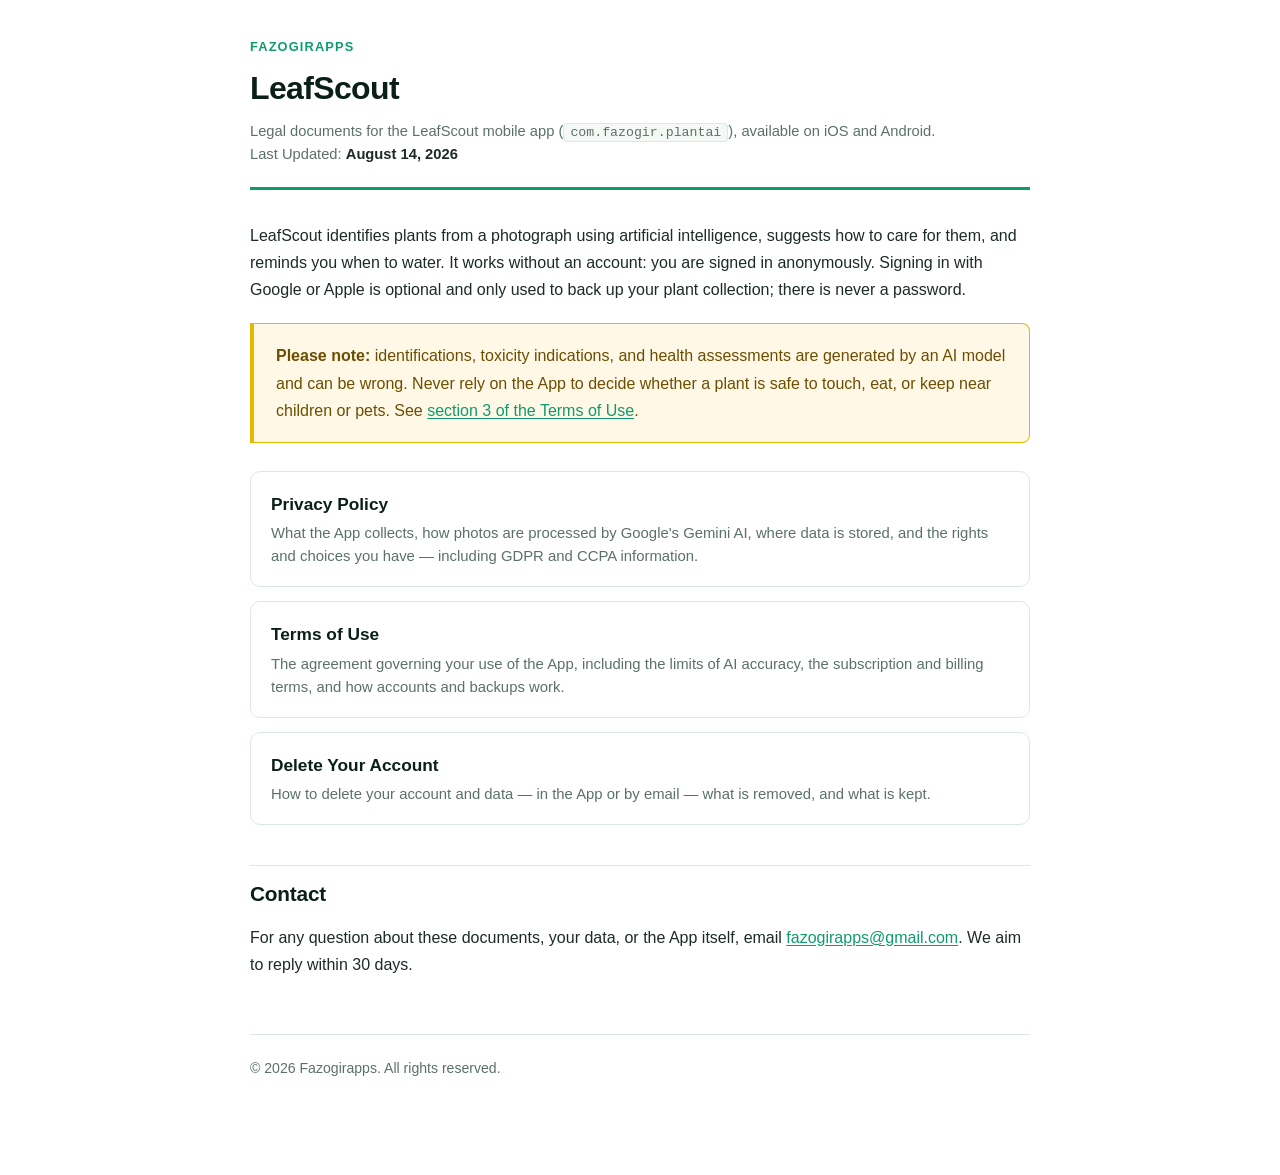
<file: index.html>
<!DOCTYPE html>
<html lang="en">
<head>
<meta charset="UTF-8">
<meta name="viewport" content="width=device-width, initial-scale=1.0">
<title>LeafScout · Legal</title>
<meta name="description" content="Privacy Policy and Terms of Use for LeafScout, a plant identification and plant care app by Fazogirapps.">
<link rel="stylesheet" href="assets/style.css">
<style>
  .doc-list { list-style: none; padding: 0; margin: 28px 0 0; }
  .doc-list li { margin-bottom: 14px; }
  .doc-list a {
    display: block;
    border: 1px solid var(--border);
    border-radius: 10px;
    padding: 18px 20px;
    text-decoration: none;
    background: var(--bg-card);
    transition: border-color .15s ease;
  }
  .doc-list a:hover { border-color: var(--accent); }
  .doc-list .t { display: block; font-weight: 650; font-size: 1.08rem; color: var(--heading); margin-bottom: 3px; }
  .doc-list .d { display: block; color: var(--text-muted); font-size: 0.93rem; line-height: 1.55; }
</style>
</head>
<body>

<header class="doc-header">
  <span class="brand">Fazogirapps</span>
  <h1>LeafScout</h1>
  <p class="meta">
    Legal documents for the LeafScout mobile app (<code>com.fazogir.plantai</code>), available on iOS and Android.<br>
    Last Updated: <strong>August 14, 2026</strong>
  </p>
</header>

<p>LeafScout identifies plants from a photograph using artificial intelligence, suggests how to care for them, and reminds you when to water. It works without an account: you are signed in anonymously. Signing in with Google or Apple is optional and only used to back up your plant collection; there is never a password.</p>

<div class="warning">
  <p><strong>Please note:</strong> identifications, toxicity indications, and health assessments are generated by an AI model and can be wrong. Never rely on the App to decide whether a plant is safe to touch, eat, or keep near children or pets. See <a href="terms.html#accuracy">section 3 of the Terms of Use</a>.</p>
</div>

<ul class="doc-list">
  <li>
    <a href="privacy.html">
      <span class="t">Privacy Policy</span>
      <span class="d">What the App collects, how photos are processed by Google's Gemini AI, where data is stored, and the rights and choices you have — including GDPR and CCPA information.</span>
    </a>
  </li>
  <li>
    <a href="terms.html">
      <span class="t">Terms of Use</span>
      <span class="d">The agreement governing your use of the App, including the limits of AI accuracy, the subscription and billing terms, and how accounts and backups work.</span>
    </a>
  </li>
  <li>
    <a href="delete-account.html">
      <span class="t">Delete Your Account</span>
      <span class="d">How to delete your account and data — in the App or by email — what is removed, and what is kept.</span>
    </a>
  </li>
</ul>

<h2>Contact</h2>
<p>For any question about these documents, your data, or the App itself, email <a href="mailto:fazogirapps@gmail.com">fazogirapps@gmail.com</a>. We aim to reply within 30 days.</p>

<div class="footer">
  <p>© 2026 Fazogirapps. All rights reserved.</p>
</div>

</body>
</html>
</file>
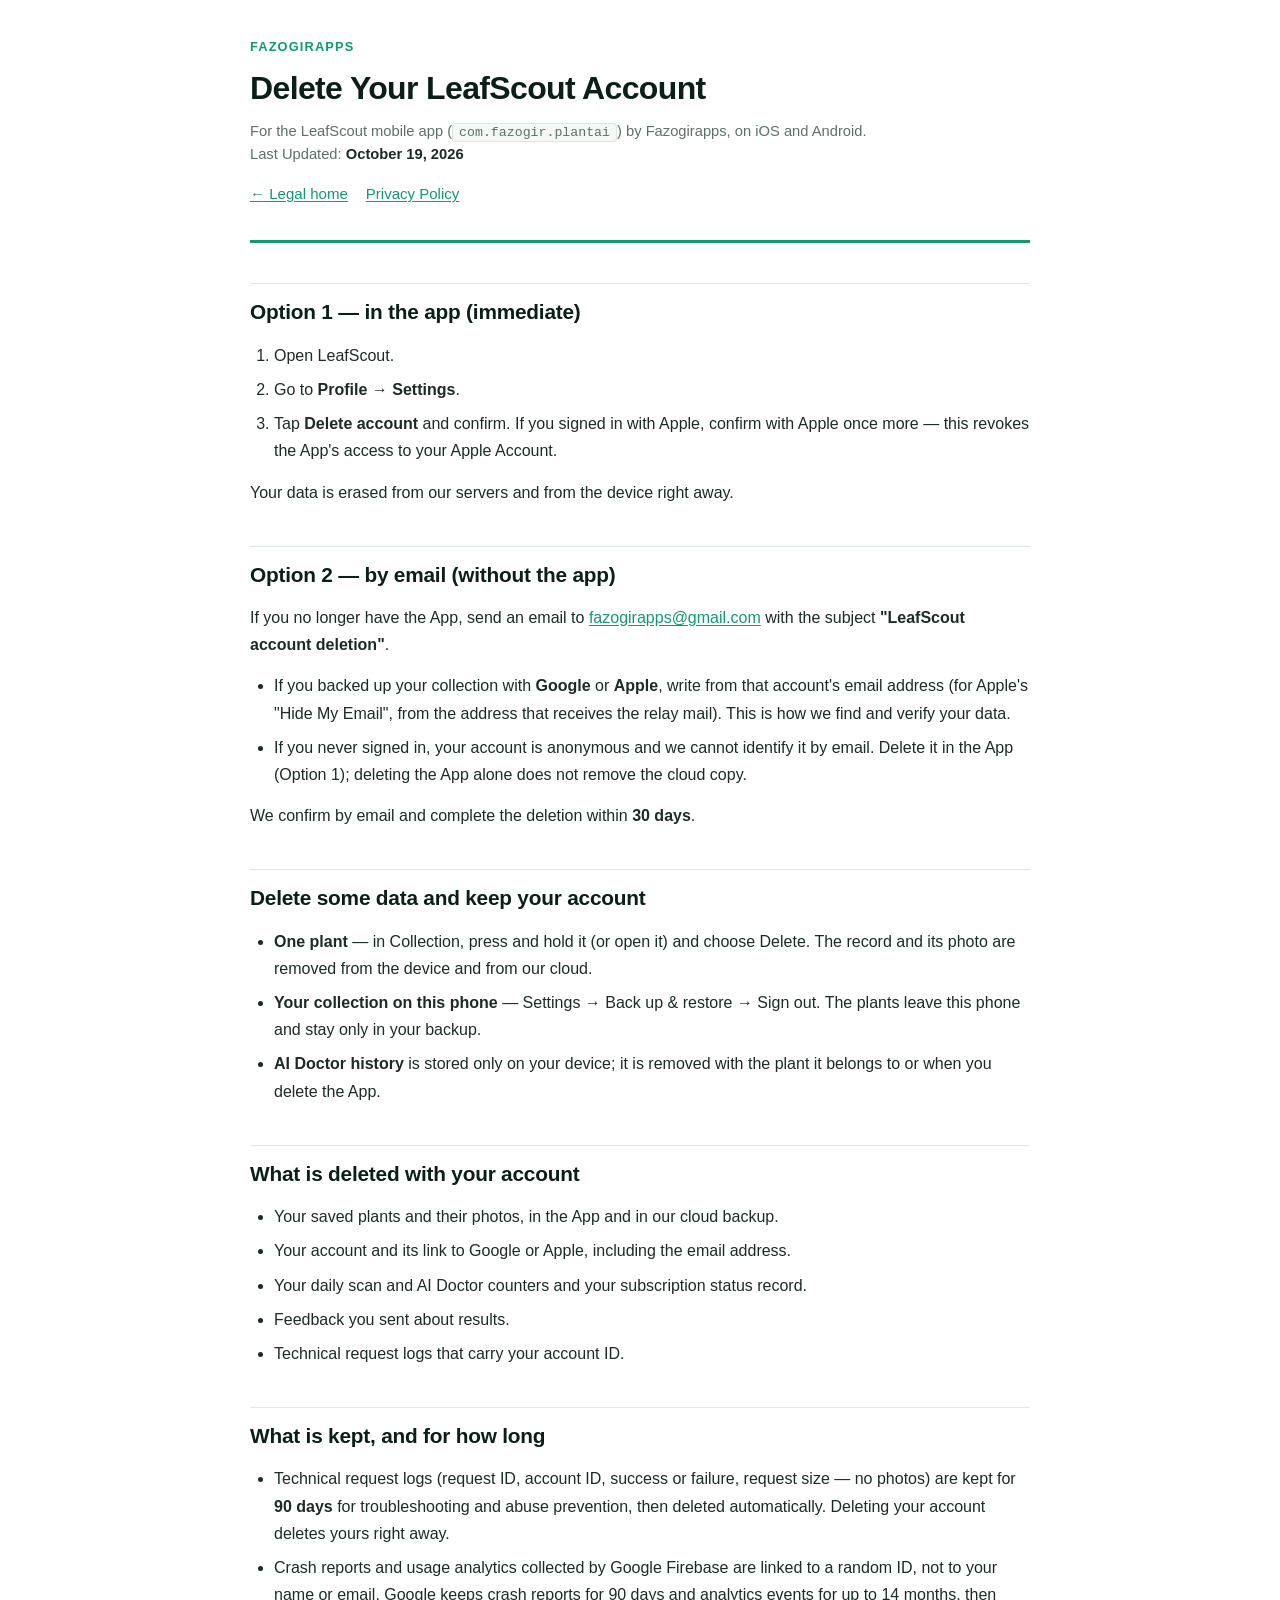
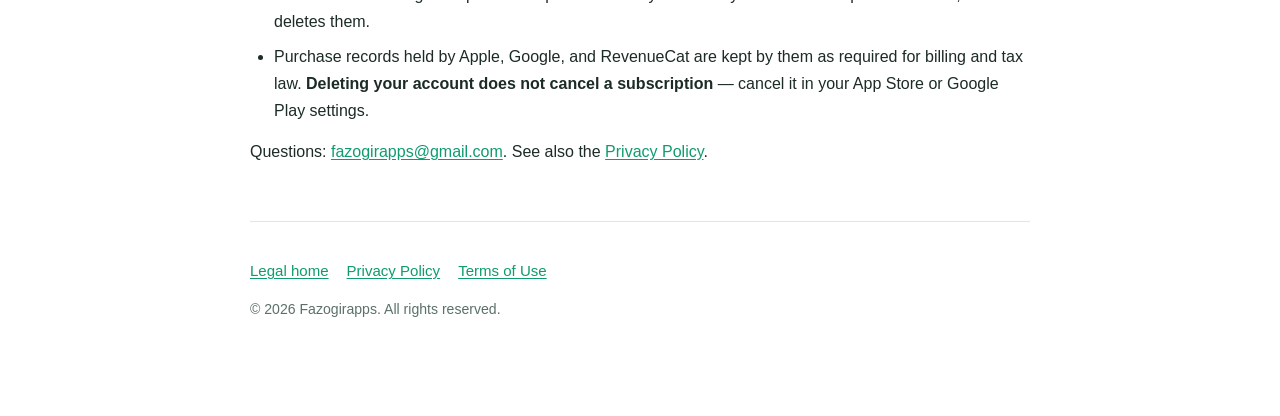
<file: delete-account.html>
<!DOCTYPE html>
<html lang="en">
<head>
<meta charset="UTF-8">
<meta name="viewport" content="width=device-width, initial-scale=1.0">
<title>Delete Your Account — LeafScout</title>
<meta name="description" content="How to delete your LeafScout account and data, in the app or by email.">
<link rel="stylesheet" href="assets/style.css">
</head>
<body>

<header class="doc-header">
  <span class="brand">Fazogirapps</span>
  <h1>Delete Your LeafScout Account</h1>
  <p class="meta">
    For the LeafScout mobile app (<code>com.fazogir.plantai</code>) by Fazogirapps, on iOS and Android.<br>
    Last Updated: <strong>October 19, 2026</strong>
  </p>
  <p class="nav-links"><a href="index.html">← Legal home</a><a href="privacy.html">Privacy Policy</a></p>
</header>

<h2>Option 1 — in the app (immediate)</h2>
<ol>
  <li>Open LeafScout.</li>
  <li>Go to <strong>Profile → Settings</strong>.</li>
  <li>Tap <strong>Delete account</strong> and confirm. If you signed in with Apple, confirm with Apple once more — this revokes the App's access to your Apple Account.</li>
</ol>
<p>Your data is erased from our servers and from the device right away.</p>

<h2>Option 2 — by email (without the app)</h2>
<p>If you no longer have the App, send an email to <a href="mailto:fazogirapps@gmail.com?subject=LeafScout%20account%20deletion">fazogirapps@gmail.com</a> with the subject <strong>"LeafScout account deletion"</strong>.</p>
<ul>
  <li>If you backed up your collection with <strong>Google</strong> or <strong>Apple</strong>, write from that account's email address (for Apple's "Hide My Email", from the address that receives the relay mail). This is how we find and verify your data.</li>
  <li>If you never signed in, your account is anonymous and we cannot identify it by email. Delete it in the App (Option 1); deleting the App alone does not remove the cloud copy.</li>
</ul>
<p>We confirm by email and complete the deletion within <strong>30 days</strong>.</p>

<h2>Delete some data and keep your account</h2>
<ul>
  <li><strong>One plant</strong> — in Collection, press and hold it (or open it) and choose Delete. The record and its photo are removed from the device and from our cloud.</li>
  <li><strong>Your collection on this phone</strong> — Settings → Back up &amp; restore → Sign out. The plants leave this phone and stay only in your backup.</li>
  <li><strong>AI Doctor history</strong> is stored only on your device; it is removed with the plant it belongs to or when you delete the App.</li>
</ul>

<h2>What is deleted with your account</h2>
<ul>
  <li>Your saved plants and their photos, in the App and in our cloud backup.</li>
  <li>Your account and its link to Google or Apple, including the email address.</li>
  <li>Your daily scan and AI Doctor counters and your subscription status record.</li>
  <li>Feedback you sent about results.</li>
  <li>Technical request logs that carry your account ID.</li>
</ul>

<h2>What is kept, and for how long</h2>
<ul>
  <li>Technical request logs (request ID, account ID, success or failure, request size — no photos) are kept for <strong>90 days</strong> for troubleshooting and abuse prevention, then deleted automatically. Deleting your account deletes yours right away.</li>
  <li>Crash reports and usage analytics collected by Google Firebase are linked to a random ID, not to your name or email. Google keeps crash reports for 90 days and analytics events for up to 14 months, then deletes them.</li>
  <li>Purchase records held by Apple, Google, and RevenueCat are kept by them as required for billing and tax law. <strong>Deleting your account does not cancel a subscription</strong> — cancel it in your App Store or Google Play settings.</li>
</ul>

<p>Questions: <a href="mailto:fazogirapps@gmail.com">fazogirapps@gmail.com</a>. See also the <a href="privacy.html">Privacy Policy</a>.</p>

<div class="footer">
  <p class="nav-links"><a href="index.html">Legal home</a><a href="privacy.html">Privacy Policy</a><a href="terms.html">Terms of Use</a></p>
  <p>© 2026 Fazogirapps. All rights reserved.</p>
</div>

</body>
</html>
</file>
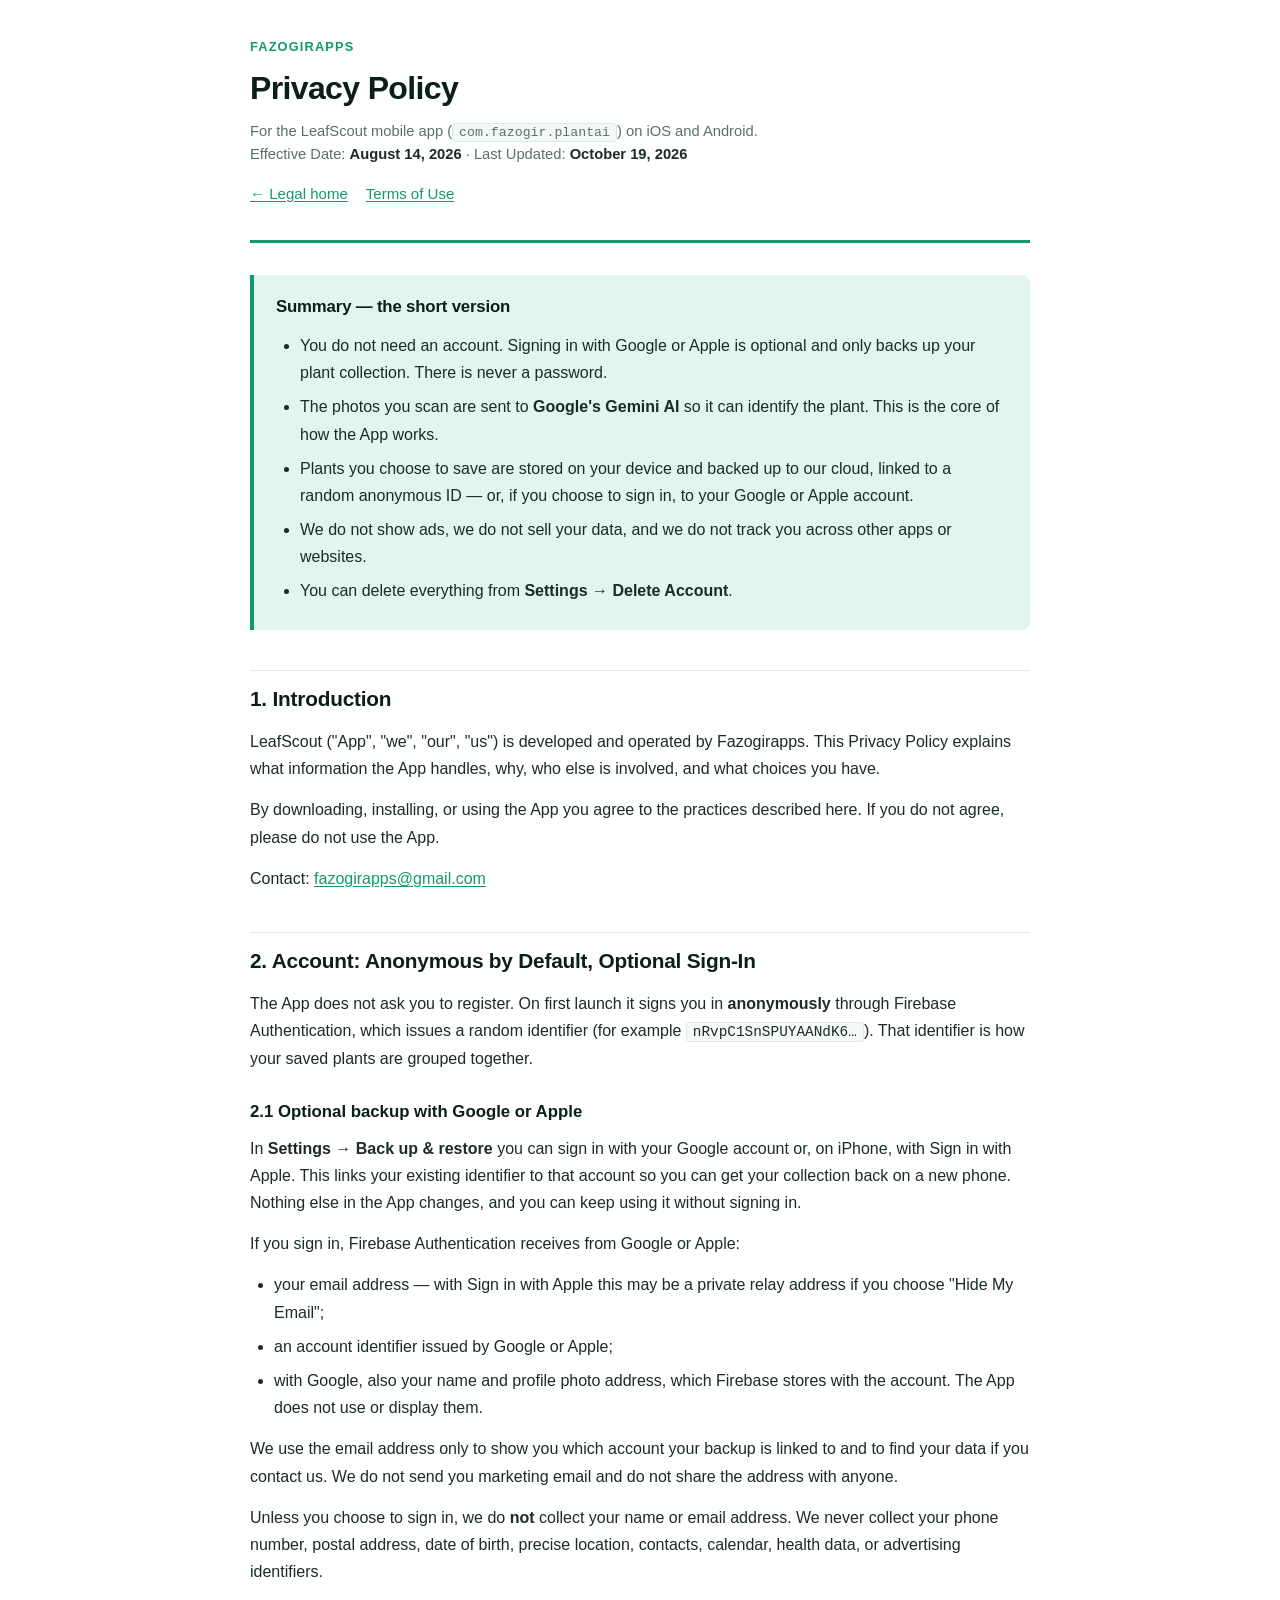
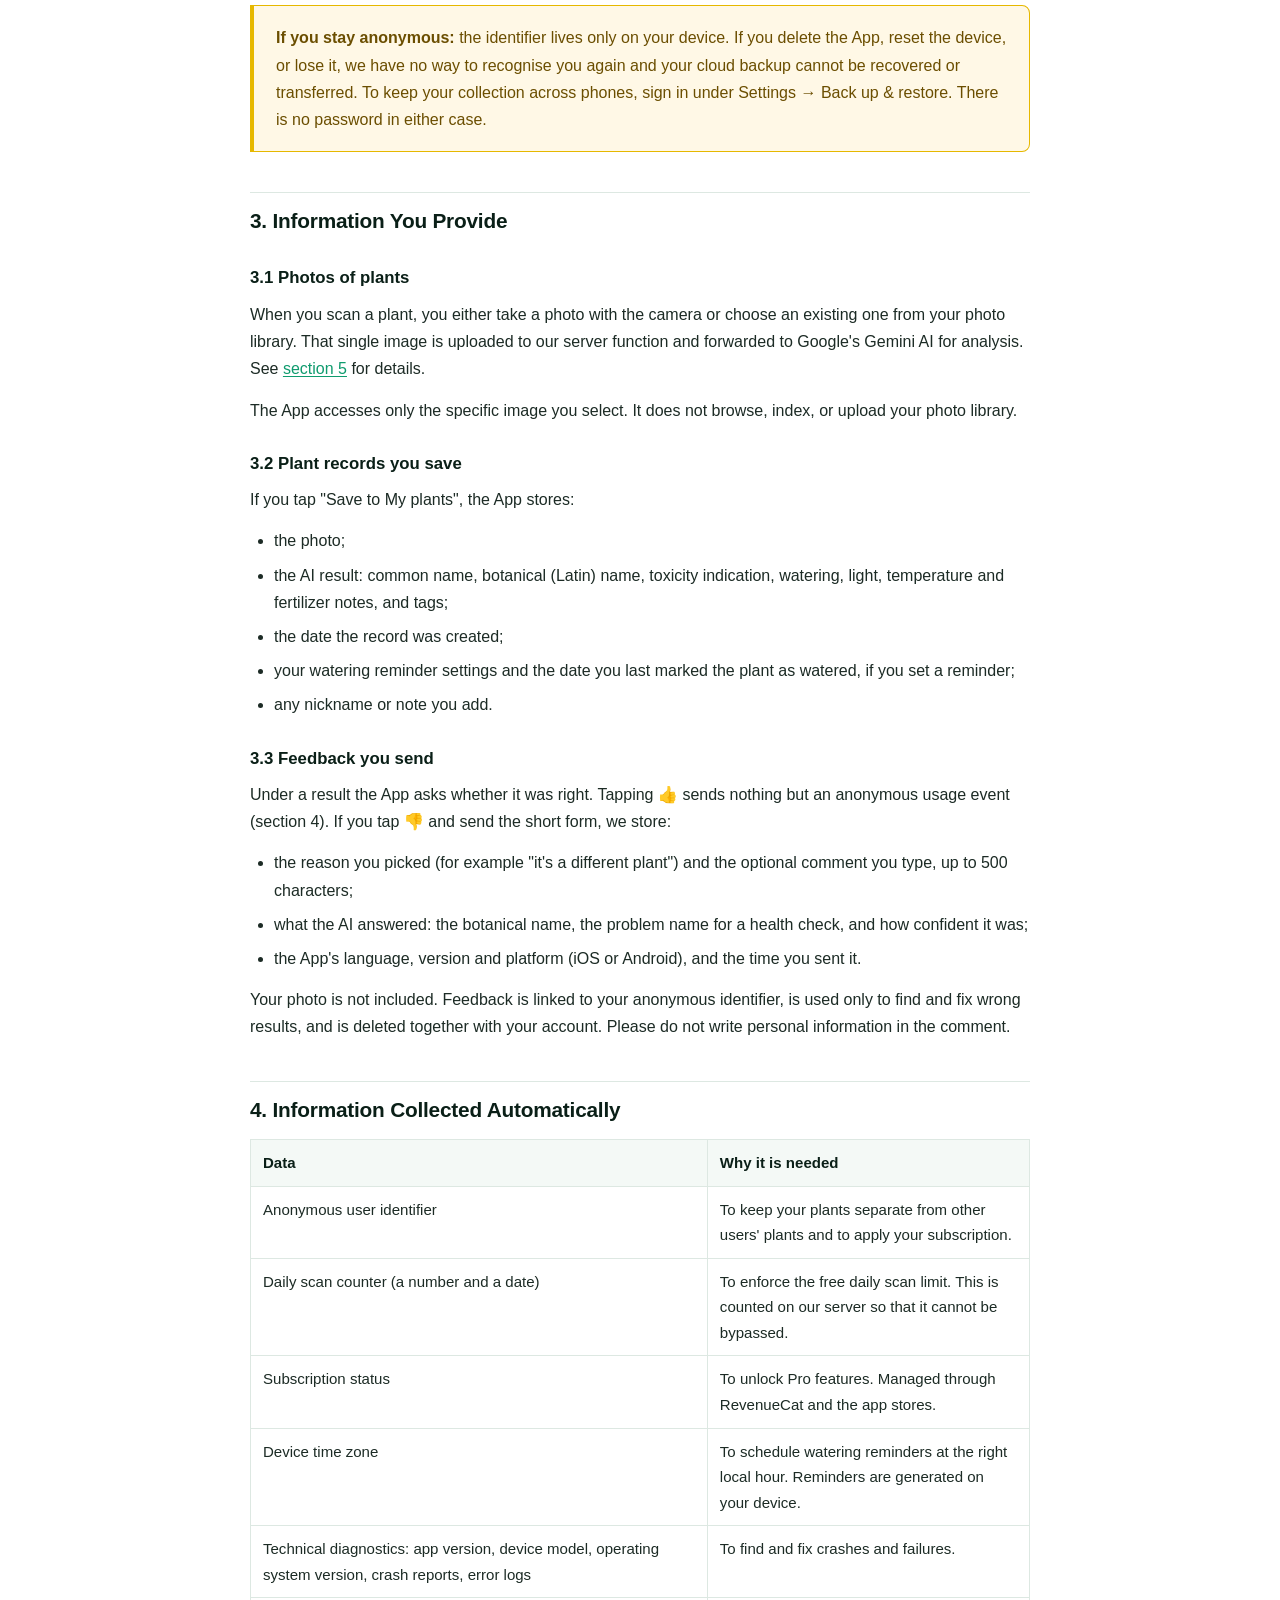
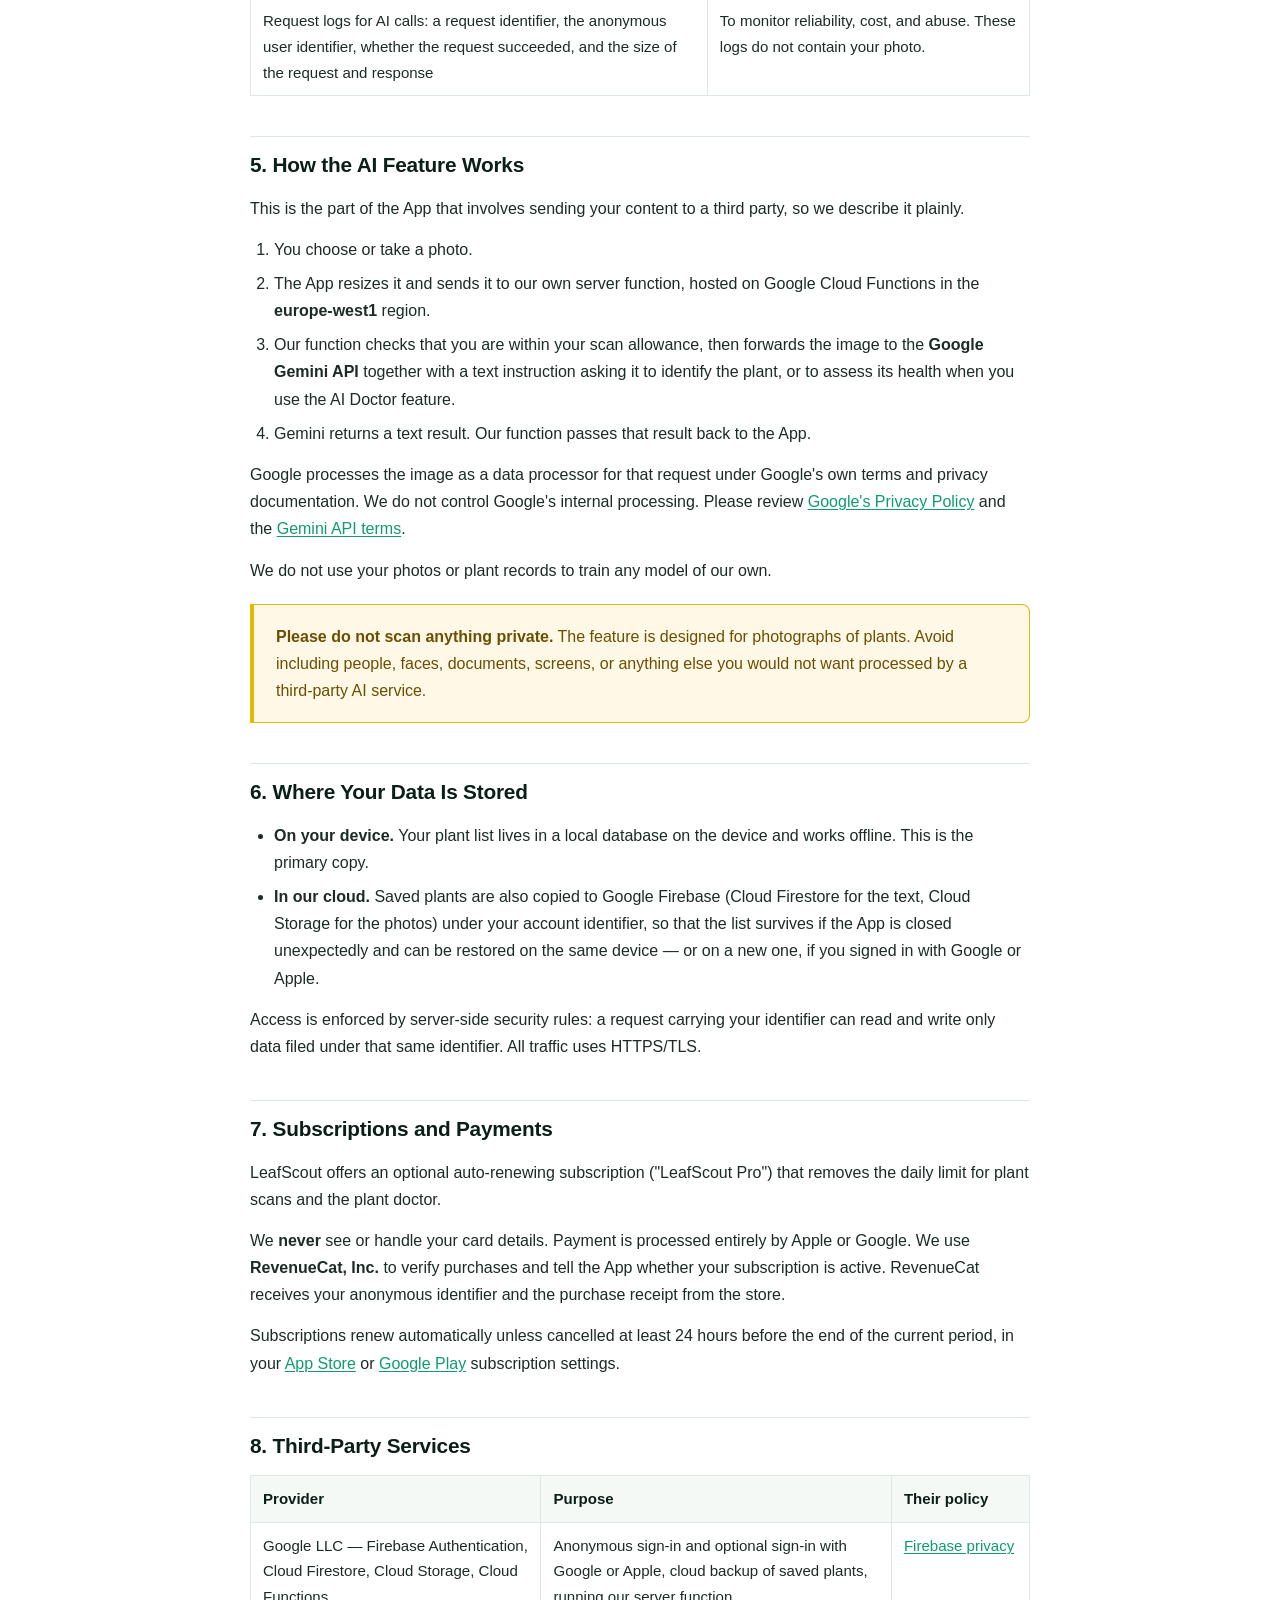
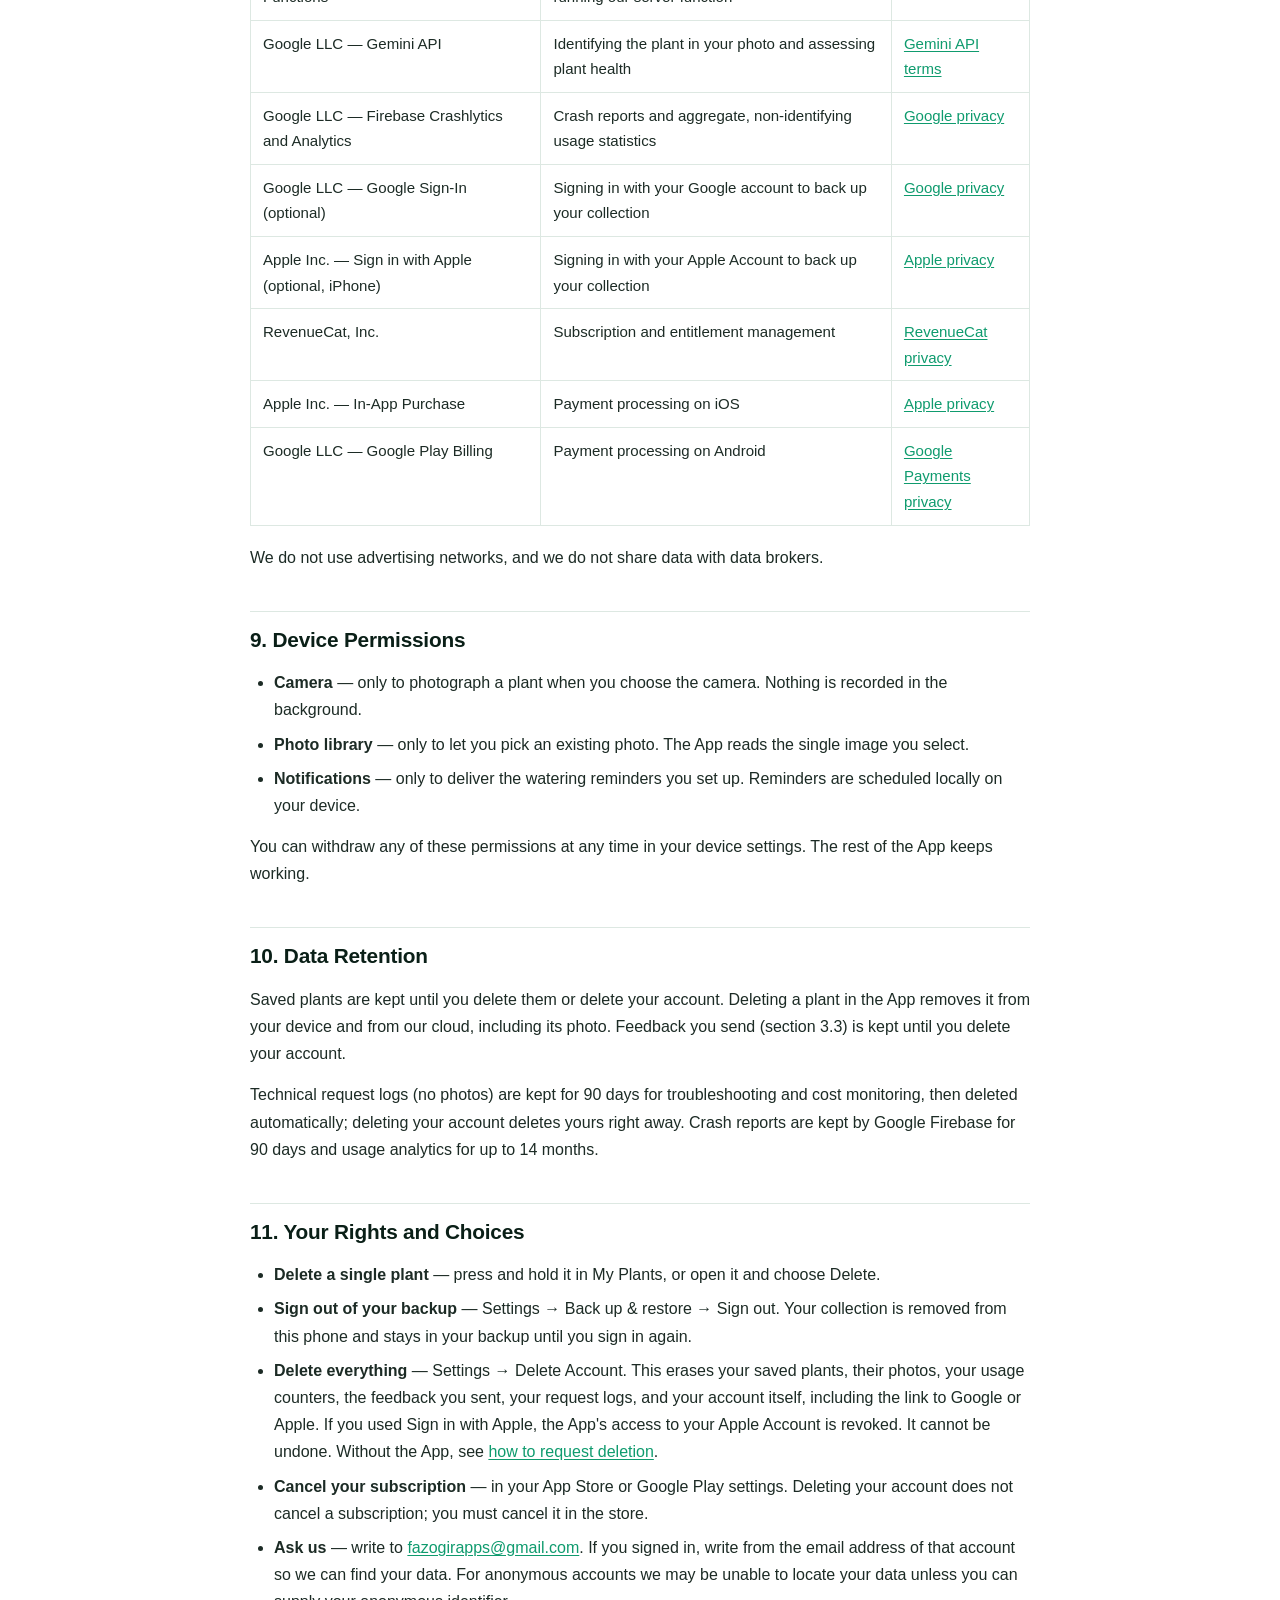
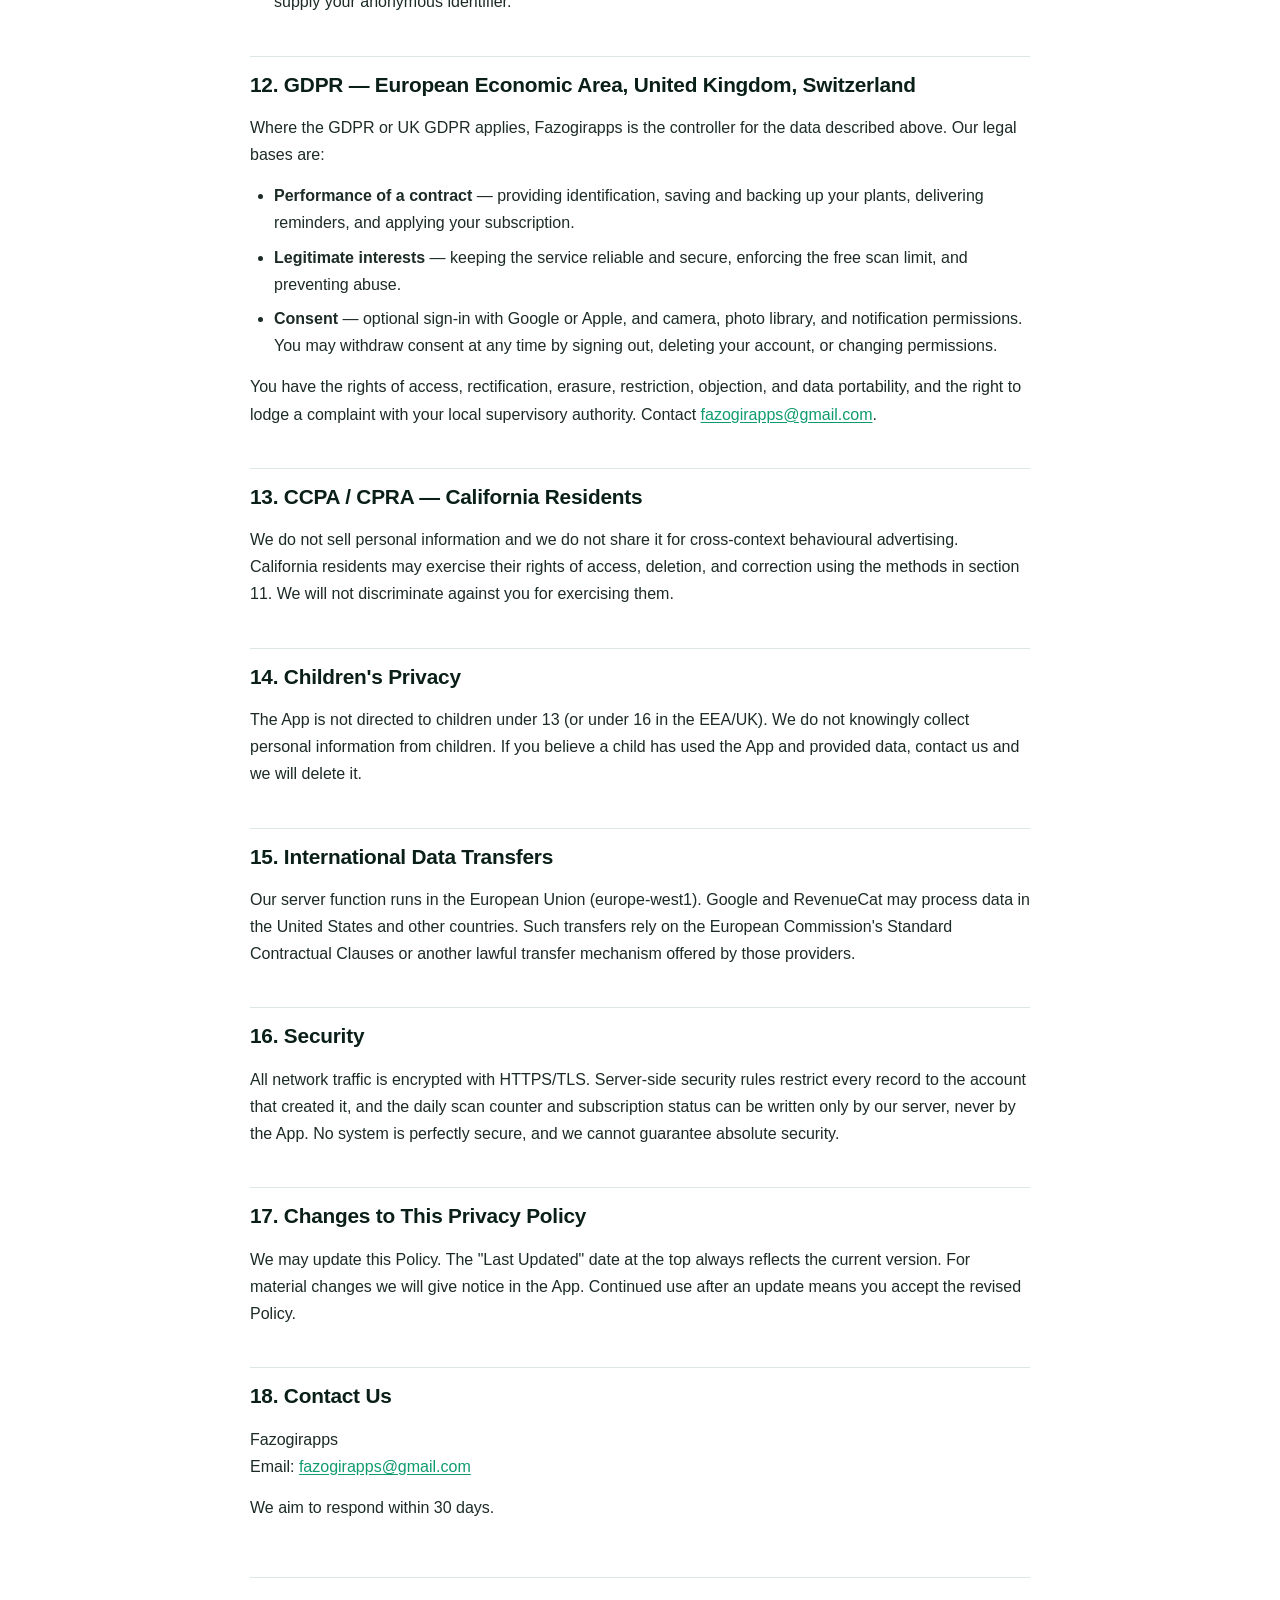
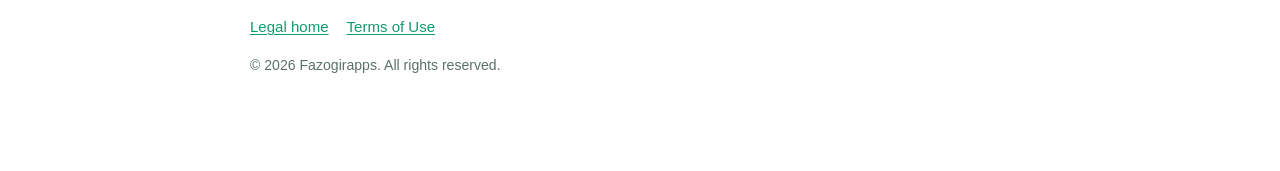
<file: privacy.html>
<!DOCTYPE html>
<html lang="en">
<head>
<meta charset="UTF-8">
<meta name="viewport" content="width=device-width, initial-scale=1.0">
<title>Privacy Policy — LeafScout</title>
<meta name="description" content="Privacy Policy for LeafScout, a plant identification and plant care app by Fazogirapps.">
<link rel="stylesheet" href="assets/style.css">
</head>
<body>

<header class="doc-header">
  <span class="brand">Fazogirapps</span>
  <h1>Privacy Policy</h1>
  <p class="meta">
    For the LeafScout mobile app (<code>com.fazogir.plantai</code>) on iOS and Android.<br>
    Effective Date: <strong>August 14, 2026</strong> · Last Updated: <strong>October 19, 2026</strong>
  </p>
  <p class="nav-links"><a href="index.html">← Legal home</a><a href="terms.html">Terms of Use</a></p>
</header>

<div class="summary">
  <h2>Summary — the short version</h2>
  <ul>
    <li>You do not need an account. Signing in with Google or Apple is optional and only backs up your plant collection. There is never a password.</li>
    <li>The photos you scan are sent to <strong>Google's Gemini AI</strong> so it can identify the plant. This is the core of how the App works.</li>
    <li>Plants you choose to save are stored on your device and backed up to our cloud, linked to a random anonymous ID — or, if you choose to sign in, to your Google or Apple account.</li>
    <li>We do not show ads, we do not sell your data, and we do not track you across other apps or websites.</li>
    <li>You can delete everything from <strong>Settings → Delete Account</strong>.</li>
  </ul>
</div>

<h2>1. Introduction</h2>
<p>LeafScout ("App", "we", "our", "us") is developed and operated by Fazogirapps. This Privacy Policy explains what information the App handles, why, who else is involved, and what choices you have.</p>
<p>By downloading, installing, or using the App you agree to the practices described here. If you do not agree, please do not use the App.</p>
<p>Contact: <a href="mailto:fazogirapps@gmail.com">fazogirapps@gmail.com</a></p>

<h2>2. Account: Anonymous by Default, Optional Sign-In</h2>
<p>The App does not ask you to register. On first launch it signs you in <strong>anonymously</strong> through Firebase Authentication, which issues a random identifier (for example <code>nRvpC1SnSPUYAANdK6…</code>). That identifier is how your saved plants are grouped together.</p>

<h3>2.1 Optional backup with Google or Apple</h3>
<p>In <strong>Settings → Back up &amp; restore</strong> you can sign in with your Google account or, on iPhone, with Sign in with Apple. This links your existing identifier to that account so you can get your collection back on a new phone. Nothing else in the App changes, and you can keep using it without signing in.</p>
<p>If you sign in, Firebase Authentication receives from Google or Apple:</p>
<ul>
  <li>your email address — with Sign in with Apple this may be a private relay address if you choose "Hide My Email";</li>
  <li>an account identifier issued by Google or Apple;</li>
  <li>with Google, also your name and profile photo address, which Firebase stores with the account. The App does not use or display them.</li>
</ul>
<p>We use the email address only to show you which account your backup is linked to and to find your data if you contact us. We do not send you marketing email and do not share the address with anyone.</p>
<p>Unless you choose to sign in, we do <strong>not</strong> collect your name or email address. We never collect your phone number, postal address, date of birth, precise location, contacts, calendar, health data, or advertising identifiers.</p>

<div class="warning">
  <p><strong>If you stay anonymous:</strong> the identifier lives only on your device. If you delete the App, reset the device, or lose it, we have no way to recognise you again and your cloud backup cannot be recovered or transferred. To keep your collection across phones, sign in under Settings → Back up &amp; restore. There is no password in either case.</p>
</div>

<h2>3. Information You Provide</h2>

<h3>3.1 Photos of plants</h3>
<p>When you scan a plant, you either take a photo with the camera or choose an existing one from your photo library. That single image is uploaded to our server function and forwarded to Google's Gemini AI for analysis. See <a href="#ai">section 5</a> for details.</p>
<p>The App accesses only the specific image you select. It does not browse, index, or upload your photo library.</p>

<h3>3.2 Plant records you save</h3>
<p>If you tap "Save to My plants", the App stores:</p>
<ul>
  <li>the photo;</li>
  <li>the AI result: common name, botanical (Latin) name, toxicity indication, watering, light, temperature and fertilizer notes, and tags;</li>
  <li>the date the record was created;</li>
  <li>your watering reminder settings and the date you last marked the plant as watered, if you set a reminder;</li>
  <li>any nickname or note you add.</li>
</ul>

<h3>3.3 Feedback you send</h3>
<p>Under a result the App asks whether it was right. Tapping 👍 sends nothing but an anonymous usage event (section 4). If you tap 👎 and send the short form, we store:</p>
<ul>
  <li>the reason you picked (for example "it's a different plant") and the optional comment you type, up to 500 characters;</li>
  <li>what the AI answered: the botanical name, the problem name for a health check, and how confident it was;</li>
  <li>the App's language, version and platform (iOS or Android), and the time you sent it.</li>
</ul>
<p>Your photo is not included. Feedback is linked to your anonymous identifier, is used only to find and fix wrong results, and is deleted together with your account. Please do not write personal information in the comment.</p>

<h2>4. Information Collected Automatically</h2>
<div class="table-wrap">
<table>
  <thead>
    <tr><th>Data</th><th>Why it is needed</th></tr>
  </thead>
  <tbody>
    <tr>
      <td>Anonymous user identifier</td>
      <td>To keep your plants separate from other users' plants and to apply your subscription.</td>
    </tr>
    <tr>
      <td>Daily scan counter (a number and a date)</td>
      <td>To enforce the free daily scan limit. This is counted on our server so that it cannot be bypassed.</td>
    </tr>
    <tr>
      <td>Subscription status</td>
      <td>To unlock Pro features. Managed through RevenueCat and the app stores.</td>
    </tr>
    <tr>
      <td>Device time zone</td>
      <td>To schedule watering reminders at the right local hour. Reminders are generated on your device.</td>
    </tr>
    <tr>
      <td>Technical diagnostics: app version, device model, operating system version, crash reports, error logs</td>
      <td>To find and fix crashes and failures.</td>
    </tr>
    <tr>
      <td>Request logs for AI calls: a request identifier, the anonymous user identifier, whether the request succeeded, and the size of the request and response</td>
      <td>To monitor reliability, cost, and abuse. These logs do not contain your photo.</td>
    </tr>
  </tbody>
</table>
</div>

<h2 id="ai">5. How the AI Feature Works</h2>
<p>This is the part of the App that involves sending your content to a third party, so we describe it plainly.</p>
<ol>
  <li>You choose or take a photo.</li>
  <li>The App resizes it and sends it to our own server function, hosted on Google Cloud Functions in the <strong>europe-west1</strong> region.</li>
  <li>Our function checks that you are within your scan allowance, then forwards the image to the <strong>Google Gemini API</strong> together with a text instruction asking it to identify the plant, or to assess its health when you use the AI Doctor feature.</li>
  <li>Gemini returns a text result. Our function passes that result back to the App.</li>
</ol>
<p>Google processes the image as a data processor for that request under Google's own terms and privacy documentation. We do not control Google's internal processing. Please review <a href="https://policies.google.com/privacy" target="_blank" rel="noopener">Google's Privacy Policy</a> and the <a href="https://ai.google.dev/gemini-api/terms" target="_blank" rel="noopener">Gemini API terms</a>.</p>
<p>We do not use your photos or plant records to train any model of our own.</p>

<div class="warning">
  <p><strong>Please do not scan anything private.</strong> The feature is designed for photographs of plants. Avoid including people, faces, documents, screens, or anything else you would not want processed by a third-party AI service.</p>
</div>

<h2>6. Where Your Data Is Stored</h2>
<ul>
  <li><strong>On your device.</strong> Your plant list lives in a local database on the device and works offline. This is the primary copy.</li>
  <li><strong>In our cloud.</strong> Saved plants are also copied to Google Firebase (Cloud Firestore for the text, Cloud Storage for the photos) under your account identifier, so that the list survives if the App is closed unexpectedly and can be restored on the same device — or on a new one, if you signed in with Google or Apple.</li>
</ul>
<p>Access is enforced by server-side security rules: a request carrying your identifier can read and write only data filed under that same identifier. All traffic uses HTTPS/TLS.</p>

<h2>7. Subscriptions and Payments</h2>
<p>LeafScout offers an optional auto-renewing subscription ("LeafScout Pro") that removes the daily limit for plant scans and the plant doctor.</p>
<p>We <strong>never</strong> see or handle your card details. Payment is processed entirely by Apple or Google. We use <strong>RevenueCat, Inc.</strong> to verify purchases and tell the App whether your subscription is active. RevenueCat receives your anonymous identifier and the purchase receipt from the store.</p>
<p>Subscriptions renew automatically unless cancelled at least 24 hours before the end of the current period, in your <a href="https://apps.apple.com/account/subscriptions" target="_blank" rel="noopener">App Store</a> or <a href="https://play.google.com/store/account/subscriptions" target="_blank" rel="noopener">Google Play</a> subscription settings.</p>

<h2>8. Third-Party Services</h2>
<div class="table-wrap">
<table>
  <thead>
    <tr><th>Provider</th><th>Purpose</th><th>Their policy</th></tr>
  </thead>
  <tbody>
    <tr>
      <td>Google LLC — Firebase Authentication, Cloud Firestore, Cloud Storage, Cloud Functions</td>
      <td>Anonymous sign-in and optional sign-in with Google or Apple, cloud backup of saved plants, running our server function</td>
      <td><a href="https://firebase.google.com/support/privacy" target="_blank" rel="noopener">Firebase privacy</a></td>
    </tr>
    <tr>
      <td>Google LLC — Gemini API</td>
      <td>Identifying the plant in your photo and assessing plant health</td>
      <td><a href="https://ai.google.dev/gemini-api/terms" target="_blank" rel="noopener">Gemini API terms</a></td>
    </tr>
    <tr>
      <td>Google LLC — Firebase Crashlytics and Analytics</td>
      <td>Crash reports and aggregate, non-identifying usage statistics</td>
      <td><a href="https://policies.google.com/privacy" target="_blank" rel="noopener">Google privacy</a></td>
    </tr>
    <tr>
      <td>Google LLC — Google Sign-In (optional)</td>
      <td>Signing in with your Google account to back up your collection</td>
      <td><a href="https://policies.google.com/privacy" target="_blank" rel="noopener">Google privacy</a></td>
    </tr>
    <tr>
      <td>Apple Inc. — Sign in with Apple (optional, iPhone)</td>
      <td>Signing in with your Apple Account to back up your collection</td>
      <td><a href="https://www.apple.com/legal/privacy/" target="_blank" rel="noopener">Apple privacy</a></td>
    </tr>
    <tr>
      <td>RevenueCat, Inc.</td>
      <td>Subscription and entitlement management</td>
      <td><a href="https://www.revenuecat.com/privacy" target="_blank" rel="noopener">RevenueCat privacy</a></td>
    </tr>
    <tr>
      <td>Apple Inc. — In-App Purchase</td>
      <td>Payment processing on iOS</td>
      <td><a href="https://www.apple.com/legal/privacy/" target="_blank" rel="noopener">Apple privacy</a></td>
    </tr>
    <tr>
      <td>Google LLC — Google Play Billing</td>
      <td>Payment processing on Android</td>
      <td><a href="https://payments.google.com/files/privacy.html" target="_blank" rel="noopener">Google Payments privacy</a></td>
    </tr>
  </tbody>
</table>
</div>
<p>We do not use advertising networks, and we do not share data with data brokers.</p>

<h2>9. Device Permissions</h2>
<ul>
  <li><strong>Camera</strong> — only to photograph a plant when you choose the camera. Nothing is recorded in the background.</li>
  <li><strong>Photo library</strong> — only to let you pick an existing photo. The App reads the single image you select.</li>
  <li><strong>Notifications</strong> — only to deliver the watering reminders you set up. Reminders are scheduled locally on your device.</li>
</ul>
<p>You can withdraw any of these permissions at any time in your device settings. The rest of the App keeps working.</p>

<h2>10. Data Retention</h2>
<p>Saved plants are kept until you delete them or delete your account. Deleting a plant in the App removes it from your device and from our cloud, including its photo. Feedback you send (section 3.3) is kept until you delete your account.</p>
<p>Technical request logs (no photos) are kept for 90 days for troubleshooting and cost monitoring, then deleted automatically; deleting your account deletes yours right away. Crash reports are kept by Google Firebase for 90 days and usage analytics for up to 14 months.</p>

<h2>11. Your Rights and Choices</h2>
<ul>
  <li><strong>Delete a single plant</strong> — press and hold it in My Plants, or open it and choose Delete.</li>
  <li><strong>Sign out of your backup</strong> — Settings → Back up &amp; restore → Sign out. Your collection is removed from this phone and stays in your backup until you sign in again.</li>
  <li><strong>Delete everything</strong> — Settings → Delete Account. This erases your saved plants, their photos, your usage counters, the feedback you sent, your request logs, and your account itself, including the link to Google or Apple. If you used Sign in with Apple, the App's access to your Apple Account is revoked. It cannot be undone. Without the App, see <a href="delete-account.html">how to request deletion</a>.</li>
  <li><strong>Cancel your subscription</strong> — in your App Store or Google Play settings. Deleting your account does not cancel a subscription; you must cancel it in the store.</li>
  <li><strong>Ask us</strong> — write to <a href="mailto:fazogirapps@gmail.com">fazogirapps@gmail.com</a>. If you signed in, write from the email address of that account so we can find your data. For anonymous accounts we may be unable to locate your data unless you can supply your anonymous identifier.</li>
</ul>

<h2>12. GDPR — European Economic Area, United Kingdom, Switzerland</h2>
<p>Where the GDPR or UK GDPR applies, Fazogirapps is the controller for the data described above. Our legal bases are:</p>
<ul>
  <li><strong>Performance of a contract</strong> — providing identification, saving and backing up your plants, delivering reminders, and applying your subscription.</li>
  <li><strong>Legitimate interests</strong> — keeping the service reliable and secure, enforcing the free scan limit, and preventing abuse.</li>
  <li><strong>Consent</strong> — optional sign-in with Google or Apple, and camera, photo library, and notification permissions. You may withdraw consent at any time by signing out, deleting your account, or changing permissions.</li>
</ul>
<p>You have the rights of access, rectification, erasure, restriction, objection, and data portability, and the right to lodge a complaint with your local supervisory authority. Contact <a href="mailto:fazogirapps@gmail.com">fazogirapps@gmail.com</a>.</p>

<h2>13. CCPA / CPRA — California Residents</h2>
<p>We do not sell personal information and we do not share it for cross-context behavioural advertising. California residents may exercise their rights of access, deletion, and correction using the methods in section 11. We will not discriminate against you for exercising them.</p>

<h2>14. Children's Privacy</h2>
<p>The App is not directed to children under 13 (or under 16 in the EEA/UK). We do not knowingly collect personal information from children. If you believe a child has used the App and provided data, contact us and we will delete it.</p>

<h2>15. International Data Transfers</h2>
<p>Our server function runs in the European Union (europe-west1). Google and RevenueCat may process data in the United States and other countries. Such transfers rely on the European Commission's Standard Contractual Clauses or another lawful transfer mechanism offered by those providers.</p>

<h2>16. Security</h2>
<p>All network traffic is encrypted with HTTPS/TLS. Server-side security rules restrict every record to the account that created it, and the daily scan counter and subscription status can be written only by our server, never by the App. No system is perfectly secure, and we cannot guarantee absolute security.</p>

<h2>17. Changes to This Privacy Policy</h2>
<p>We may update this Policy. The "Last Updated" date at the top always reflects the current version. For material changes we will give notice in the App. Continued use after an update means you accept the revised Policy.</p>

<h2>18. Contact Us</h2>
<p>Fazogirapps<br>Email: <a href="mailto:fazogirapps@gmail.com">fazogirapps@gmail.com</a></p>
<p>We aim to respond within 30 days.</p>

<div class="footer">
  <p class="nav-links"><a href="index.html">Legal home</a><a href="terms.html">Terms of Use</a></p>
  <p>© 2026 Fazogirapps. All rights reserved.</p>
</div>

</body>
</html>
</file>
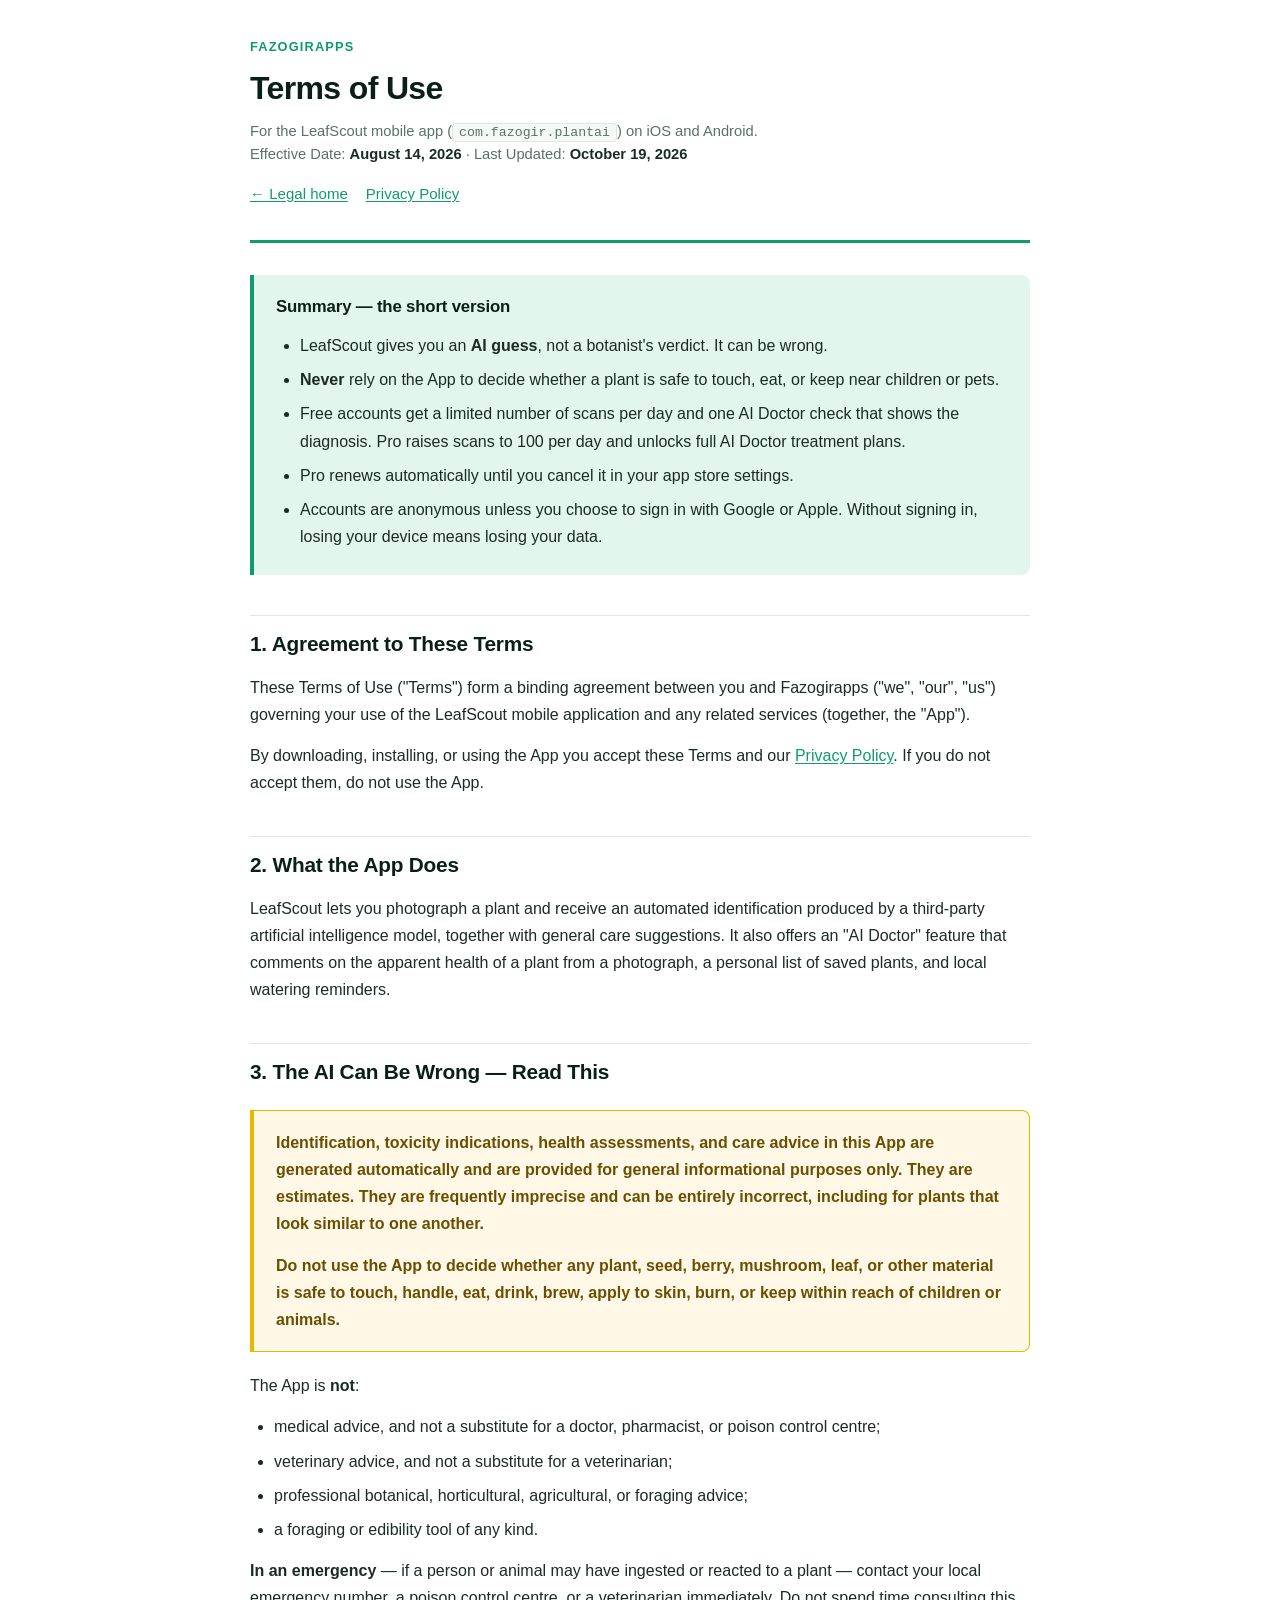
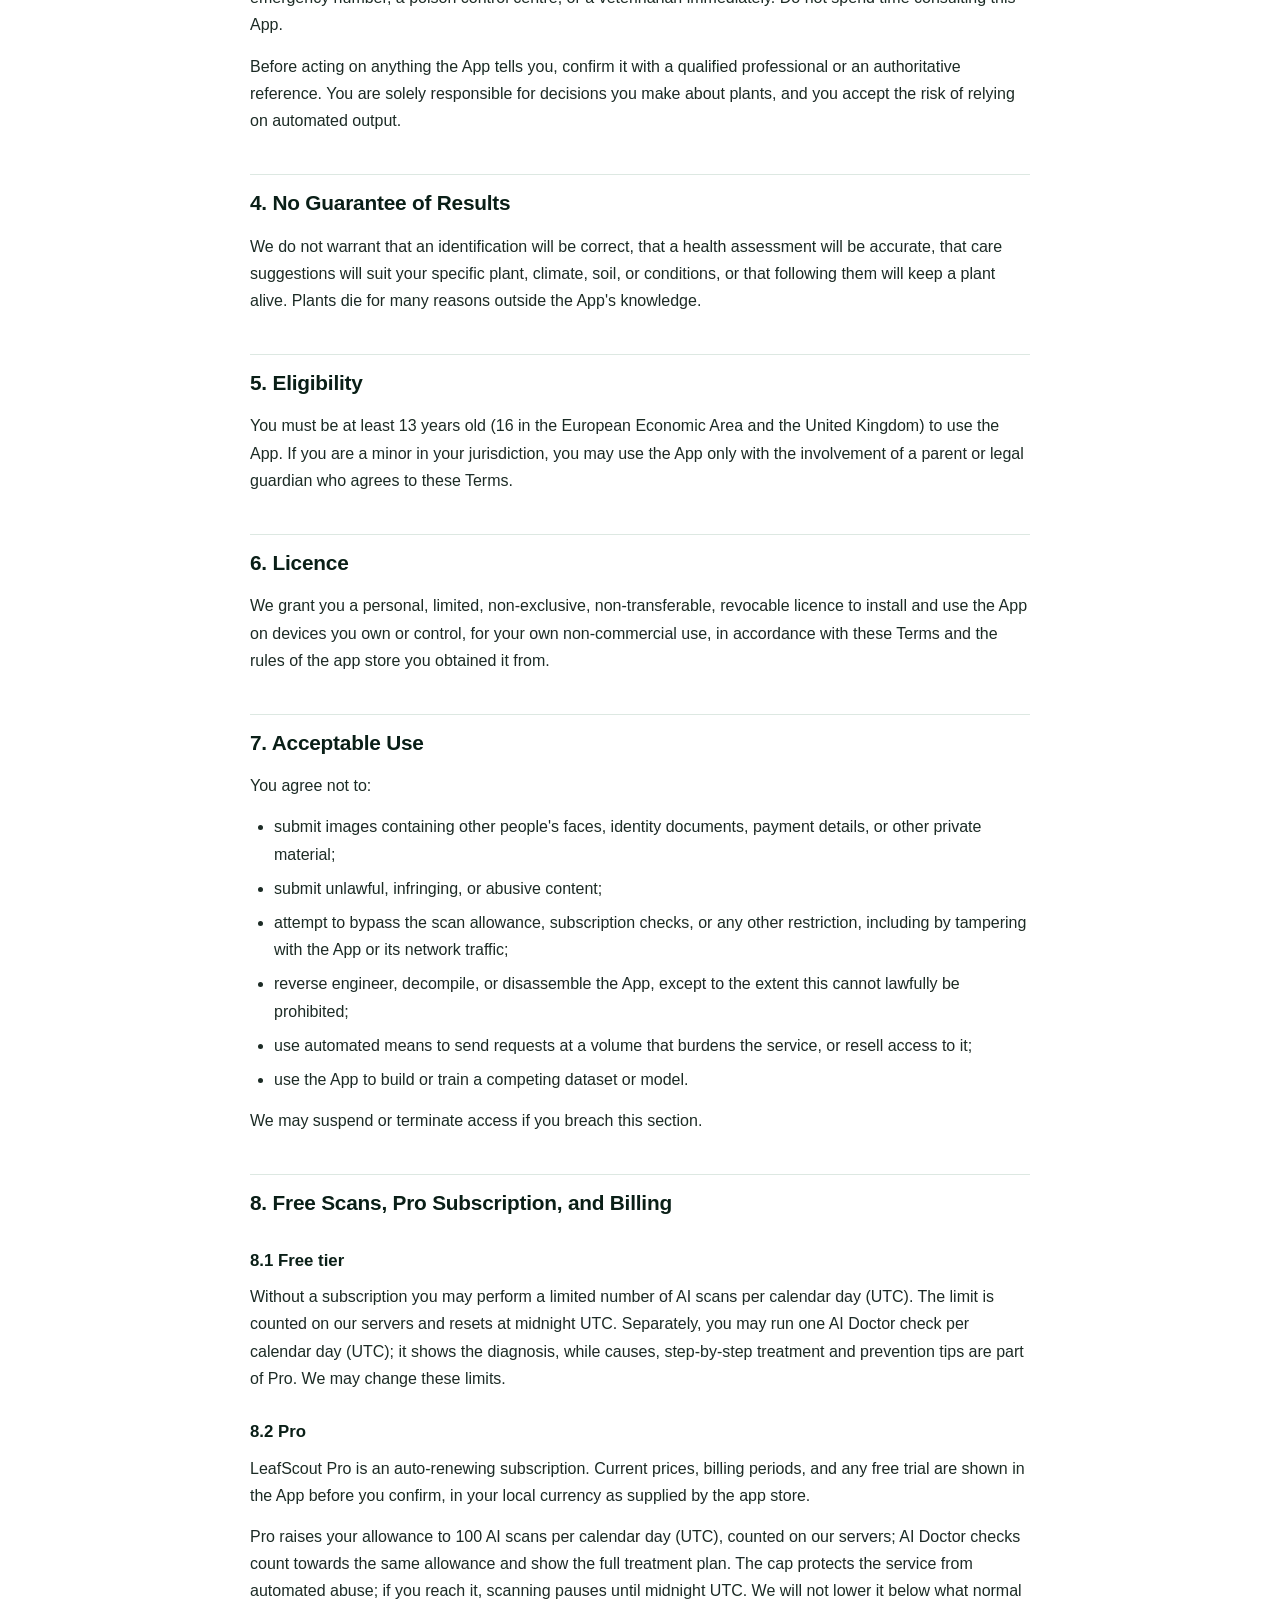
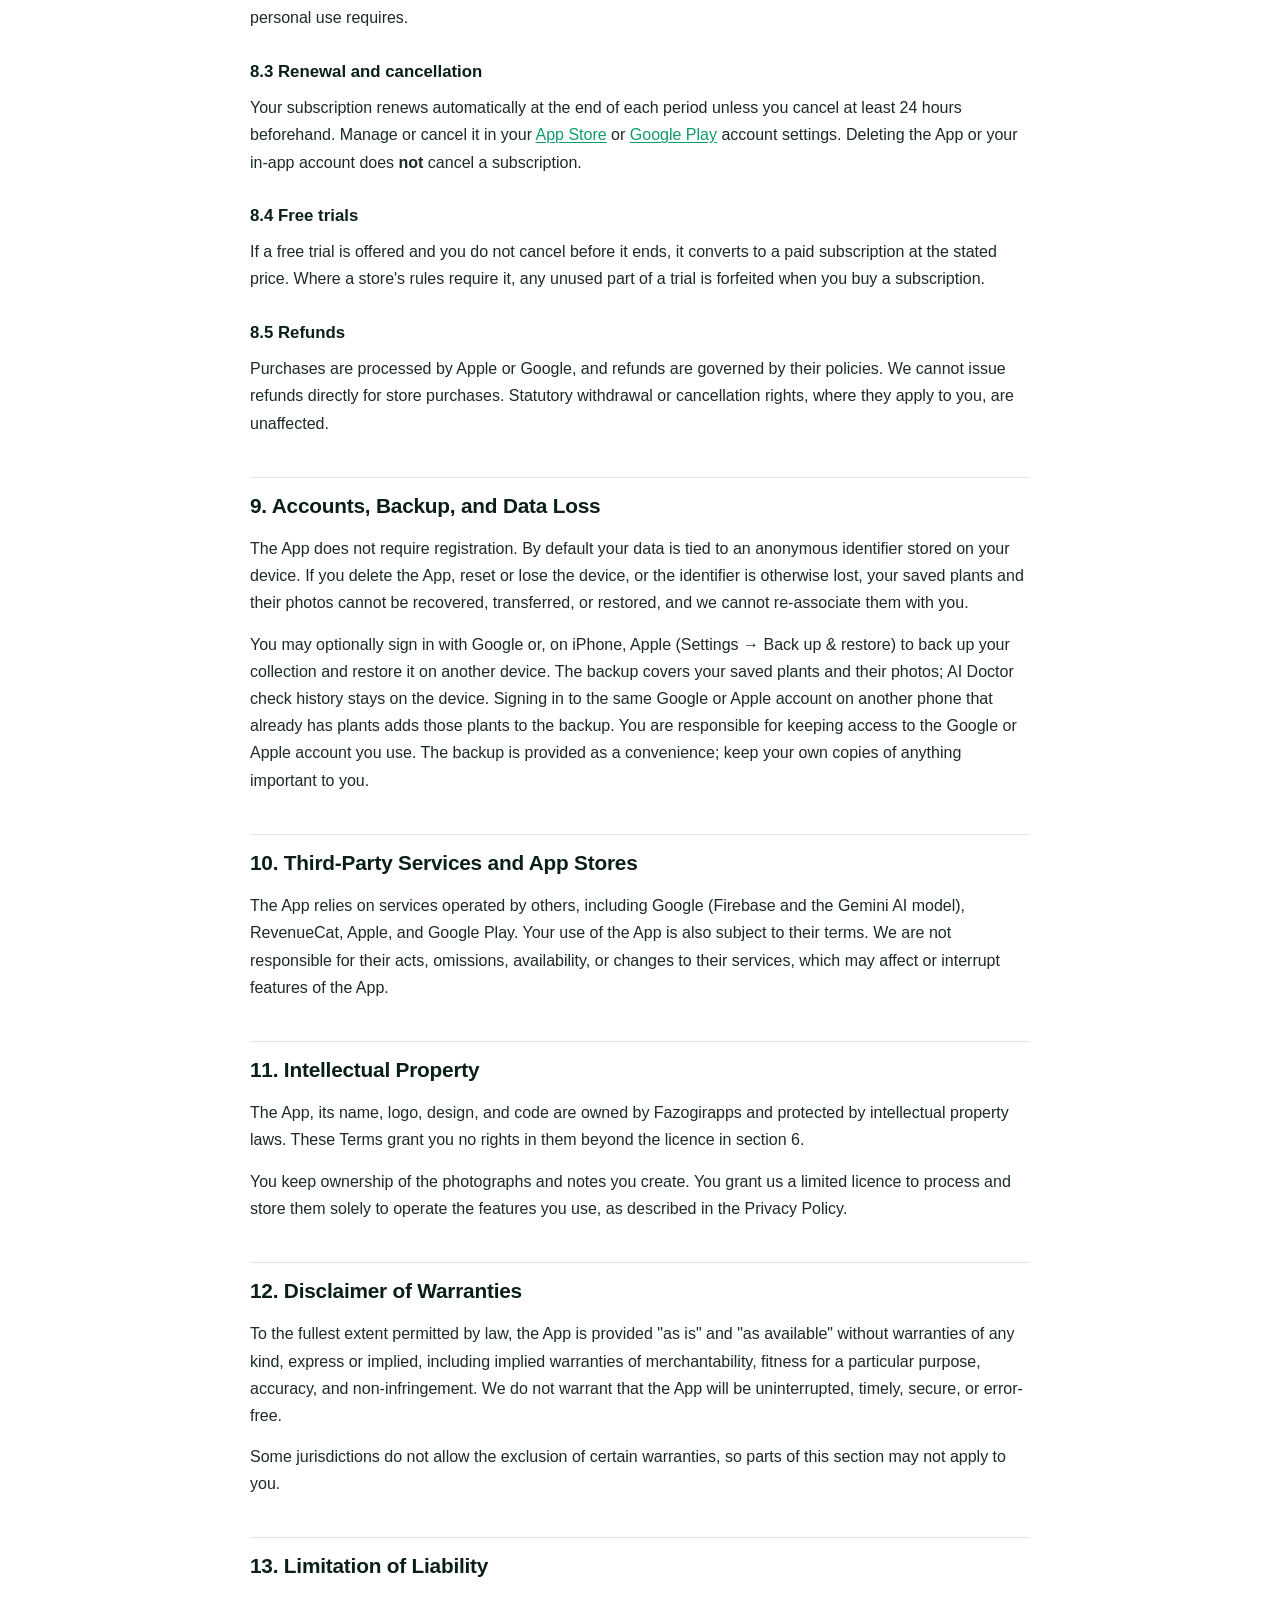
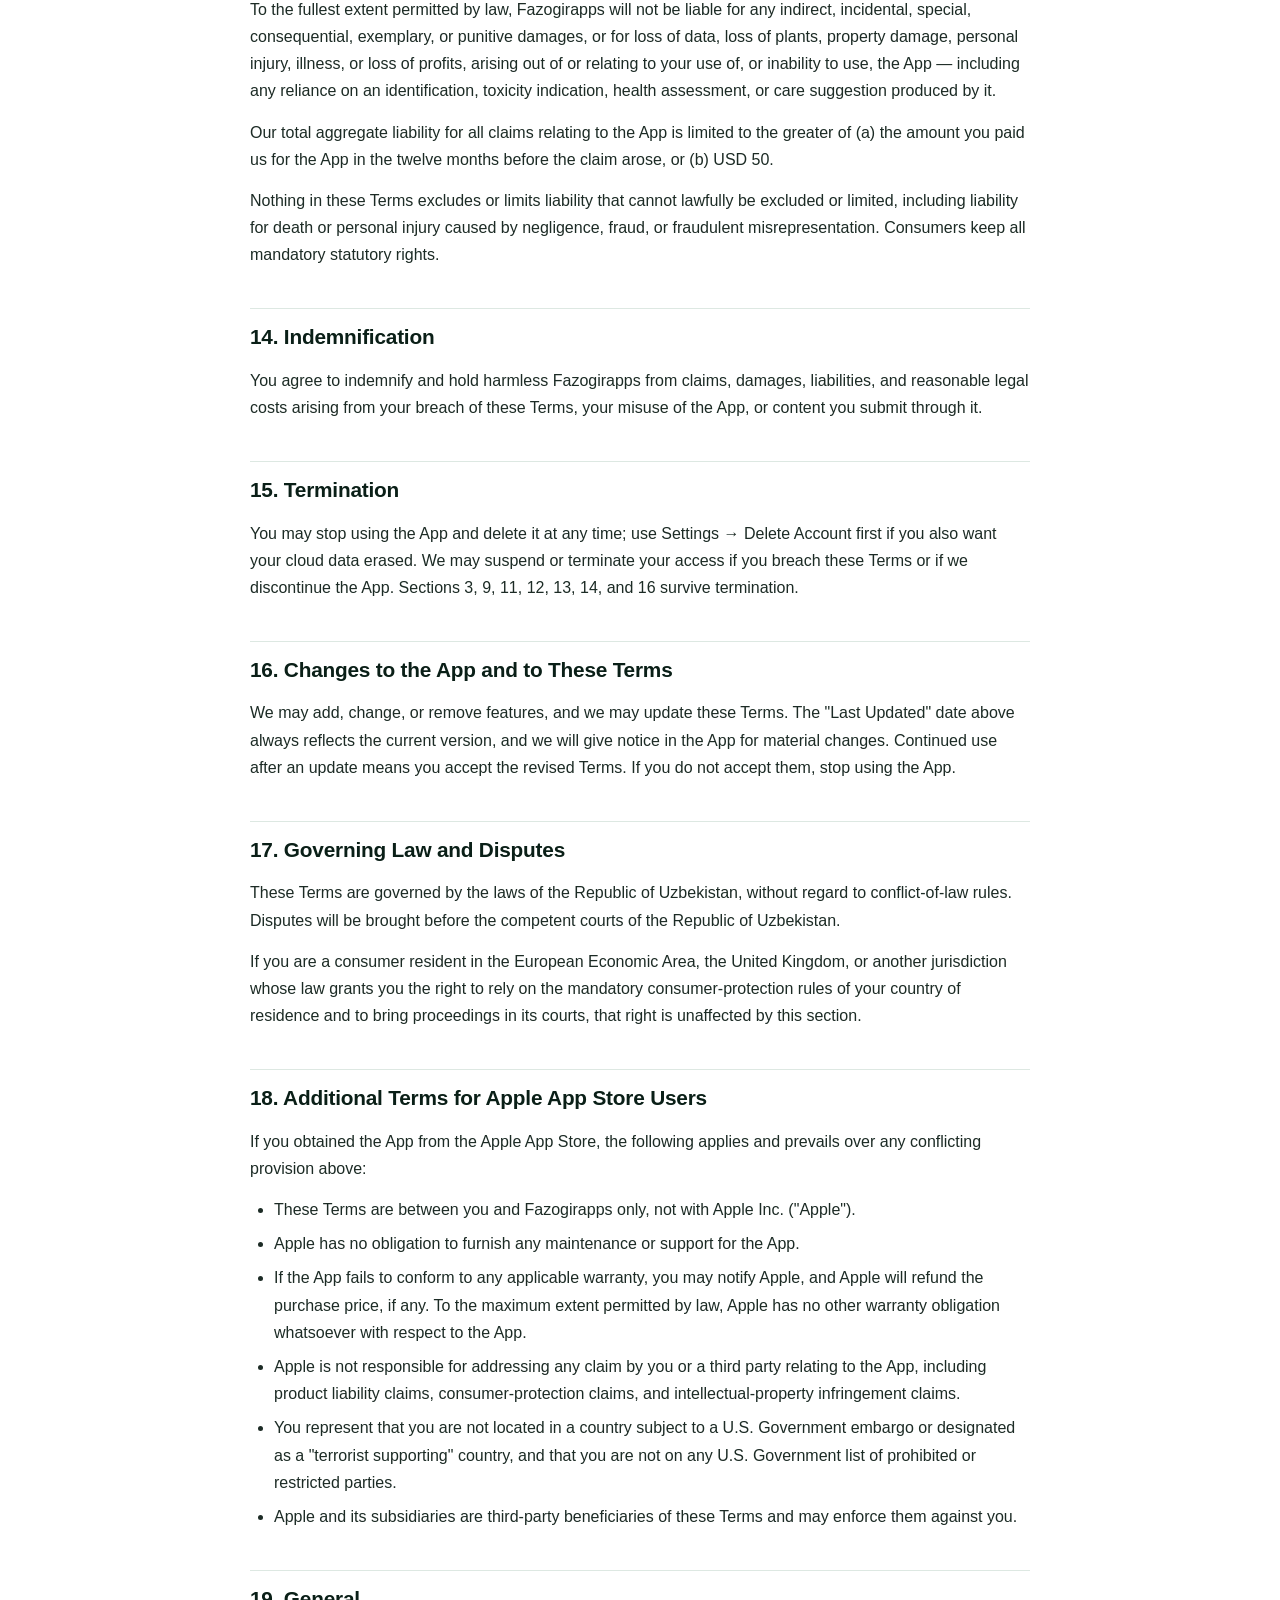
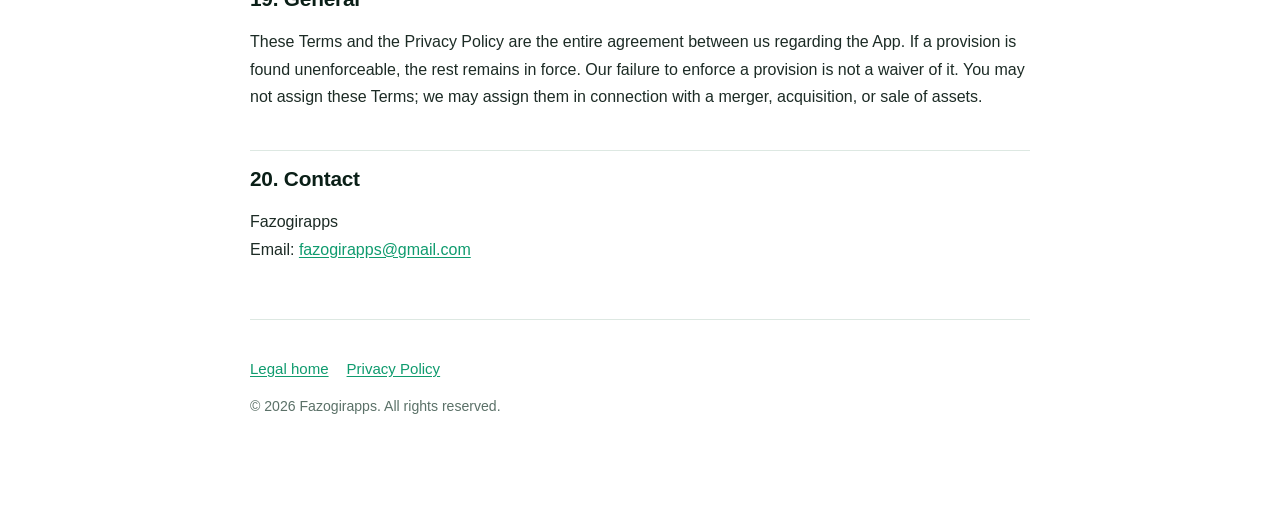
<file: terms.html>
<!DOCTYPE html>
<html lang="en">
<head>
<meta charset="UTF-8">
<meta name="viewport" content="width=device-width, initial-scale=1.0">
<title>Terms of Use — LeafScout</title>
<meta name="description" content="Terms of Use for LeafScout, a plant identification and plant care app by Fazogirapps.">
<link rel="stylesheet" href="assets/style.css">
</head>
<body>

<header class="doc-header">
  <span class="brand">Fazogirapps</span>
  <h1>Terms of Use</h1>
  <p class="meta">
    For the LeafScout mobile app (<code>com.fazogir.plantai</code>) on iOS and Android.<br>
    Effective Date: <strong>August 14, 2026</strong> · Last Updated: <strong>October 19, 2026</strong>
  </p>
  <p class="nav-links"><a href="index.html">← Legal home</a><a href="privacy.html">Privacy Policy</a></p>
</header>

<div class="summary">
  <h2>Summary — the short version</h2>
  <ul>
    <li>LeafScout gives you an <strong>AI guess</strong>, not a botanist's verdict. It can be wrong.</li>
    <li><strong>Never</strong> rely on the App to decide whether a plant is safe to touch, eat, or keep near children or pets.</li>
    <li>Free accounts get a limited number of scans per day and one AI Doctor check that shows the diagnosis. Pro raises scans to 100 per day and unlocks full AI Doctor treatment plans.</li>
    <li>Pro renews automatically until you cancel it in your app store settings.</li>
    <li>Accounts are anonymous unless you choose to sign in with Google or Apple. Without signing in, losing your device means losing your data.</li>
  </ul>
</div>

<h2>1. Agreement to These Terms</h2>
<p>These Terms of Use ("Terms") form a binding agreement between you and Fazogirapps ("we", "our", "us") governing your use of the LeafScout mobile application and any related services (together, the "App").</p>
<p>By downloading, installing, or using the App you accept these Terms and our <a href="privacy.html">Privacy Policy</a>. If you do not accept them, do not use the App.</p>

<h2>2. What the App Does</h2>
<p>LeafScout lets you photograph a plant and receive an automated identification produced by a third-party artificial intelligence model, together with general care suggestions. It also offers an "AI Doctor" feature that comments on the apparent health of a plant from a photograph, a personal list of saved plants, and local watering reminders.</p>

<h2 id="accuracy">3. The AI Can Be Wrong — Read This</h2>

<div class="warning">
  <p><strong>Identification, toxicity indications, health assessments, and care advice in this App are generated automatically and are provided for general informational purposes only. They are estimates. They are frequently imprecise and can be entirely incorrect, including for plants that look similar to one another.</strong></p>
  <p><strong>Do not use the App to decide whether any plant, seed, berry, mushroom, leaf, or other material is safe to touch, handle, eat, drink, brew, apply to skin, burn, or keep within reach of children or animals.</strong></p>
</div>

<p>The App is <strong>not</strong>:</p>
<ul>
  <li>medical advice, and not a substitute for a doctor, pharmacist, or poison control centre;</li>
  <li>veterinary advice, and not a substitute for a veterinarian;</li>
  <li>professional botanical, horticultural, agricultural, or foraging advice;</li>
  <li>a foraging or edibility tool of any kind.</li>
</ul>

<p><strong>In an emergency</strong> — if a person or animal may have ingested or reacted to a plant — contact your local emergency number, a poison control centre, or a veterinarian immediately. Do not spend time consulting this App.</p>

<p>Before acting on anything the App tells you, confirm it with a qualified professional or an authoritative reference. You are solely responsible for decisions you make about plants, and you accept the risk of relying on automated output.</p>

<h2>4. No Guarantee of Results</h2>
<p>We do not warrant that an identification will be correct, that a health assessment will be accurate, that care suggestions will suit your specific plant, climate, soil, or conditions, or that following them will keep a plant alive. Plants die for many reasons outside the App's knowledge.</p>

<h2>5. Eligibility</h2>
<p>You must be at least 13 years old (16 in the European Economic Area and the United Kingdom) to use the App. If you are a minor in your jurisdiction, you may use the App only with the involvement of a parent or legal guardian who agrees to these Terms.</p>

<h2>6. Licence</h2>
<p>We grant you a personal, limited, non-exclusive, non-transferable, revocable licence to install and use the App on devices you own or control, for your own non-commercial use, in accordance with these Terms and the rules of the app store you obtained it from.</p>

<h2>7. Acceptable Use</h2>
<p>You agree not to:</p>
<ul>
  <li>submit images containing other people's faces, identity documents, payment details, or other private material;</li>
  <li>submit unlawful, infringing, or abusive content;</li>
  <li>attempt to bypass the scan allowance, subscription checks, or any other restriction, including by tampering with the App or its network traffic;</li>
  <li>reverse engineer, decompile, or disassemble the App, except to the extent this cannot lawfully be prohibited;</li>
  <li>use automated means to send requests at a volume that burdens the service, or resell access to it;</li>
  <li>use the App to build or train a competing dataset or model.</li>
</ul>
<p>We may suspend or terminate access if you breach this section.</p>

<h2>8. Free Scans, Pro Subscription, and Billing</h2>
<h3>8.1 Free tier</h3>
<p>Without a subscription you may perform a limited number of AI scans per calendar day (UTC). The limit is counted on our servers and resets at midnight UTC. Separately, you may run one AI Doctor check per calendar day (UTC); it shows the diagnosis, while causes, step-by-step treatment and prevention tips are part of Pro. We may change these limits.</p>

<h3>8.2 Pro</h3>
<p>LeafScout Pro is an auto-renewing subscription. Current prices, billing periods, and any free trial are shown in the App before you confirm, in your local currency as supplied by the app store.</p>
<p>Pro raises your allowance to 100 AI scans per calendar day (UTC), counted on our servers; AI Doctor checks count towards the same allowance and show the full treatment plan. The cap protects the service from automated abuse; if you reach it, scanning pauses until midnight UTC. We will not lower it below what normal personal use requires.</p>

<h3>8.3 Renewal and cancellation</h3>
<p>Your subscription renews automatically at the end of each period unless you cancel at least 24 hours beforehand. Manage or cancel it in your <a href="https://apps.apple.com/account/subscriptions" target="_blank" rel="noopener">App Store</a> or <a href="https://play.google.com/store/account/subscriptions" target="_blank" rel="noopener">Google Play</a> account settings. Deleting the App or your in-app account does <strong>not</strong> cancel a subscription.</p>

<h3>8.4 Free trials</h3>
<p>If a free trial is offered and you do not cancel before it ends, it converts to a paid subscription at the stated price. Where a store's rules require it, any unused part of a trial is forfeited when you buy a subscription.</p>

<h3>8.5 Refunds</h3>
<p>Purchases are processed by Apple or Google, and refunds are governed by their policies. We cannot issue refunds directly for store purchases. Statutory withdrawal or cancellation rights, where they apply to you, are unaffected.</p>

<h2>9. Accounts, Backup, and Data Loss</h2>
<p>The App does not require registration. By default your data is tied to an anonymous identifier stored on your device. If you delete the App, reset or lose the device, or the identifier is otherwise lost, your saved plants and their photos cannot be recovered, transferred, or restored, and we cannot re-associate them with you.</p>
<p>You may optionally sign in with Google or, on iPhone, Apple (Settings → Back up &amp; restore) to back up your collection and restore it on another device. The backup covers your saved plants and their photos; AI Doctor check history stays on the device. Signing in to the same Google or Apple account on another phone that already has plants adds those plants to the backup. You are responsible for keeping access to the Google or Apple account you use. The backup is provided as a convenience; keep your own copies of anything important to you.</p>

<h2>10. Third-Party Services and App Stores</h2>
<p>The App relies on services operated by others, including Google (Firebase and the Gemini AI model), RevenueCat, Apple, and Google Play. Your use of the App is also subject to their terms. We are not responsible for their acts, omissions, availability, or changes to their services, which may affect or interrupt features of the App.</p>

<h2>11. Intellectual Property</h2>
<p>The App, its name, logo, design, and code are owned by Fazogirapps and protected by intellectual property laws. These Terms grant you no rights in them beyond the licence in section 6.</p>
<p>You keep ownership of the photographs and notes you create. You grant us a limited licence to process and store them solely to operate the features you use, as described in the Privacy Policy.</p>

<h2>12. Disclaimer of Warranties</h2>
<p>To the fullest extent permitted by law, the App is provided "as is" and "as available" without warranties of any kind, express or implied, including implied warranties of merchantability, fitness for a particular purpose, accuracy, and non-infringement. We do not warrant that the App will be uninterrupted, timely, secure, or error-free.</p>
<p>Some jurisdictions do not allow the exclusion of certain warranties, so parts of this section may not apply to you.</p>

<h2>13. Limitation of Liability</h2>
<p>To the fullest extent permitted by law, Fazogirapps will not be liable for any indirect, incidental, special, consequential, exemplary, or punitive damages, or for loss of data, loss of plants, property damage, personal injury, illness, or loss of profits, arising out of or relating to your use of, or inability to use, the App — including any reliance on an identification, toxicity indication, health assessment, or care suggestion produced by it.</p>
<p>Our total aggregate liability for all claims relating to the App is limited to the greater of (a) the amount you paid us for the App in the twelve months before the claim arose, or (b) USD 50.</p>
<p>Nothing in these Terms excludes or limits liability that cannot lawfully be excluded or limited, including liability for death or personal injury caused by negligence, fraud, or fraudulent misrepresentation. Consumers keep all mandatory statutory rights.</p>

<h2>14. Indemnification</h2>
<p>You agree to indemnify and hold harmless Fazogirapps from claims, damages, liabilities, and reasonable legal costs arising from your breach of these Terms, your misuse of the App, or content you submit through it.</p>

<h2>15. Termination</h2>
<p>You may stop using the App and delete it at any time; use Settings → Delete Account first if you also want your cloud data erased. We may suspend or terminate your access if you breach these Terms or if we discontinue the App. Sections 3, 9, 11, 12, 13, 14, and 16 survive termination.</p>

<h2>16. Changes to the App and to These Terms</h2>
<p>We may add, change, or remove features, and we may update these Terms. The "Last Updated" date above always reflects the current version, and we will give notice in the App for material changes. Continued use after an update means you accept the revised Terms. If you do not accept them, stop using the App.</p>

<h2>17. Governing Law and Disputes</h2>
<p>These Terms are governed by the laws of the Republic of Uzbekistan, without regard to conflict-of-law rules. Disputes will be brought before the competent courts of the Republic of Uzbekistan.</p>
<p>If you are a consumer resident in the European Economic Area, the United Kingdom, or another jurisdiction whose law grants you the right to rely on the mandatory consumer-protection rules of your country of residence and to bring proceedings in its courts, that right is unaffected by this section.</p>

<h2>18. Additional Terms for Apple App Store Users</h2>
<p>If you obtained the App from the Apple App Store, the following applies and prevails over any conflicting provision above:</p>
<ul>
  <li>These Terms are between you and Fazogirapps only, not with Apple Inc. ("Apple").</li>
  <li>Apple has no obligation to furnish any maintenance or support for the App.</li>
  <li>If the App fails to conform to any applicable warranty, you may notify Apple, and Apple will refund the purchase price, if any. To the maximum extent permitted by law, Apple has no other warranty obligation whatsoever with respect to the App.</li>
  <li>Apple is not responsible for addressing any claim by you or a third party relating to the App, including product liability claims, consumer-protection claims, and intellectual-property infringement claims.</li>
  <li>You represent that you are not located in a country subject to a U.S. Government embargo or designated as a "terrorist supporting" country, and that you are not on any U.S. Government list of prohibited or restricted parties.</li>
  <li>Apple and its subsidiaries are third-party beneficiaries of these Terms and may enforce them against you.</li>
</ul>

<h2>19. General</h2>
<p>These Terms and the Privacy Policy are the entire agreement between us regarding the App. If a provision is found unenforceable, the rest remains in force. Our failure to enforce a provision is not a waiver of it. You may not assign these Terms; we may assign them in connection with a merger, acquisition, or sale of assets.</p>

<h2>20. Contact</h2>
<p>Fazogirapps<br>Email: <a href="mailto:fazogirapps@gmail.com">fazogirapps@gmail.com</a></p>

<div class="footer">
  <p class="nav-links"><a href="index.html">Legal home</a><a href="privacy.html">Privacy Policy</a></p>
  <p>© 2026 Fazogirapps. All rights reserved.</p>
</div>

</body>
</html>
</file>
<file: assets/style.css>
/* LeafScout legal pages — shared styles */
:root {
  --bg: #ffffff;
  --bg-soft: #f4f9f6;
  --bg-card: #ffffff;
  --text: #1c2b25;
  --text-muted: #5b7168;
  --heading: #0a1f17;
  --accent: #0f9b6e;
  --accent-soft: #e3f6ee;
  --border: #dde8e2;
  --warn-bg: #fff8e6;
  --warn-border: #e6b800;
  --warn-text: #6b4e00;
}

@media (prefers-color-scheme: dark) {
  :root {
    --bg: #0a1712;
    --bg-soft: #0f2119;
    --bg-card: #10241b;
    --text: #d3e8dd;
    --text-muted: #8fb3a2;
    --heading: #e8f8f0;
    --accent: #2dda93;
    --accent-soft: #12301f;
    --border: #1e402f;
    --warn-bg: #2a2205;
    --warn-border: #a88700;
    --warn-text: #f0d98a;
  }
}

* { box-sizing: border-box; }

body {
  font-family: -apple-system, BlinkMacSystemFont, "Segoe UI", Roboto, Helvetica, Arial, sans-serif;
  line-height: 1.7;
  color: var(--text);
  background: var(--bg);
  max-width: 820px;
  margin: 0 auto;
  padding: 32px 20px 80px;
  font-size: 16px;
  -webkit-text-size-adjust: 100%;
}

header.doc-header {
  border-bottom: 3px solid var(--accent);
  padding-bottom: 20px;
  margin-bottom: 32px;
}

.brand {
  display: inline-block;
  font-size: 0.8rem;
  font-weight: 700;
  letter-spacing: 0.09em;
  text-transform: uppercase;
  color: var(--accent);
  margin-bottom: 10px;
}

h1 {
  color: var(--heading);
  font-size: 2rem;
  line-height: 1.25;
  margin: 0 0 12px;
  letter-spacing: -0.02em;
}

h2 {
  color: var(--heading);
  font-size: 1.3rem;
  margin: 40px 0 12px;
  padding-top: 10px;
  border-top: 1px solid var(--border);
  letter-spacing: -0.01em;
}

h3 {
  color: var(--heading);
  font-size: 1.05rem;
  margin: 26px 0 8px;
}

.meta {
  color: var(--text-muted);
  font-size: 0.92rem;
  line-height: 1.6;
  margin: 0;
}

.meta strong { color: var(--text); }

p { margin: 0 0 14px; }
ul, ol { margin: 0 0 14px; padding-left: 24px; }
li { margin-bottom: 7px; }

a { color: var(--accent); text-decoration: underline; text-underline-offset: 2px; }
a:hover { text-decoration-thickness: 2px; }

code {
  background: var(--bg-soft);
  border: 1px solid var(--border);
  border-radius: 4px;
  padding: 1px 6px;
  font-size: 0.9em;
  font-family: ui-monospace, SFMono-Regular, Menlo, Consolas, monospace;
  word-break: break-word;
}

.summary {
  background: var(--accent-soft);
  border-left: 4px solid var(--accent);
  border-radius: 0 8px 8px 0;
  padding: 18px 22px;
  margin: 0 0 32px;
}
.summary h2 {
  margin: 0 0 10px;
  border-top: none;
  padding-top: 0;
  font-size: 1.05rem;
}
.summary ul { margin-bottom: 0; }

.warning {
  background: var(--warn-bg);
  border: 1px solid var(--warn-border);
  border-left: 4px solid var(--warn-border);
  border-radius: 0 8px 8px 0;
  padding: 18px 22px;
  margin: 20px 0;
  color: var(--warn-text);
}
.warning strong { color: var(--warn-text); }
.warning p:last-child { margin-bottom: 0; }

.table-wrap { overflow-x: auto; margin: 0 0 18px; }
table {
  border-collapse: collapse;
  width: 100%;
  font-size: 0.94rem;
  min-width: 480px;
}
th, td {
  border: 1px solid var(--border);
  padding: 10px 12px;
  text-align: left;
  vertical-align: top;
}
th { background: var(--bg-soft); color: var(--heading); font-weight: 600; }

.footer {
  margin-top: 56px;
  padding-top: 22px;
  border-top: 1px solid var(--border);
  font-size: 0.88rem;
  color: var(--text-muted);
}

.nav-links {
  margin-top: 14px;
  font-size: 0.94rem;
}
.nav-links a { margin-right: 18px; }

@media (max-width: 600px) {
  body { padding: 24px 16px 60px; font-size: 15px; }
  h1 { font-size: 1.55rem; }
  h2 { font-size: 1.15rem; }
}
</file>
